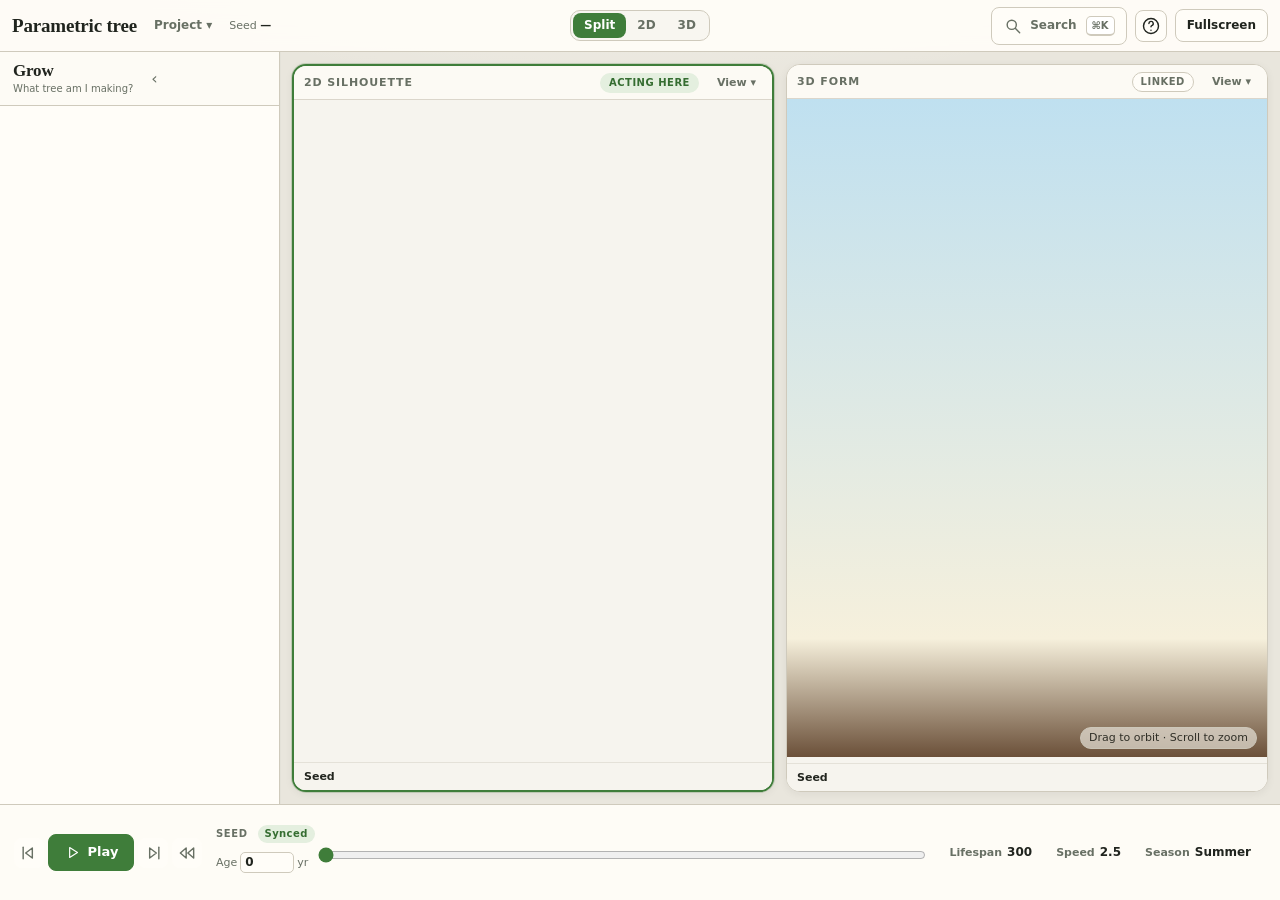
<file: linked.html>
<!doctype html>
<html lang="en">

<head>
    <meta charset="utf-8">
    <meta name="viewport" content="width=device-width, initial-scale=1, viewport-fit=cover">
    <title>Parametric tree — 2D / 3D split studio</title>
    <link rel="icon" href="data:,">
    <link rel="stylesheet" href="linked.css">
    <link rel="stylesheet" href="studio.css">
    <script type="importmap">
        {
            "imports": {
                "three": "https://cdn.jsdelivr.net/npm/three@0.170.0/build/three.module.js",
                "three/addons/": "https://cdn.jsdelivr.net/npm/three@0.170.0/examples/jsm/"
            }
        }
    </script>
</head>

<body class="booting panel-open layout-split mode-grow">
    <a class="skip-link" href="#appSplit">Skip to canvases</a>

    <header class="app-header">
        <div class="header-left">
            <h1 class="wordmark">Parametric tree</h1>
            <div class="project-wrap">
                <button id="projectButton" class="quiet-button project-button" type="button"
                    aria-haspopup="true" aria-expanded="false" aria-controls="projectMenu">
                    Project <span class="chev" aria-hidden="true">▾</span>
                </button>
                <div id="projectMenu" class="menu-popover project-menu" role="menu" hidden>
                    <div id="projectMenuSlot" class="project-slot" data-slot="project-menu"></div>
                    <button id="projectCopy" class="menu-item" type="button" role="menuitem">Copy link</button>
                    <button id="projectPreferences" class="menu-item" type="button" role="menuitem">Preferences…</button>
                    <button id="projectReset" class="menu-item menu-item-danger" type="button" role="menuitem">Reset app state…</button>
                    <a class="menu-item" role="menuitem" href="prototype/2d-prototype.html">Open standalone 2D</a>
                    <a class="menu-item" role="menuitem" href="3d-prototype/3d-prototype.html">Open standalone 3D</a>
                    <button id="projectShortcuts" class="menu-item" type="button" role="menuitem">Keyboard shortcuts</button>
                    <div class="menu-note">Seed <span id="projectSeed">—</span></div>
                </div>
            </div>
            <span class="header-seed" title="Current seed">Seed <b id="headerSeed">—</b></span>
        </div>

        <div class="layout-switch" role="group" aria-label="Layout">
            <button type="button" class="layout-button" data-layout="split" aria-pressed="true">Split</button>
            <button type="button" class="layout-button" data-layout="2d" aria-pressed="false">2D</button>
            <button type="button" class="layout-button" data-layout="3d" aria-pressed="false">3D</button>
        </div>

        <div class="header-actions">
            <button id="searchButton" class="header-button search-button" type="button"
                aria-haspopup="dialog" aria-keyshortcuts="Meta+K Control+K">
                <span class="search-icon" aria-hidden="true">⌕</span>
                <span>Search</span>
                <kbd>⌘K</kbd>
            </button>
            <button id="helpButton" class="icon-button header-icon" type="button"
                aria-label="Help and keyboard shortcuts" aria-keyshortcuts="?">?</button>
            <button id="fullscreen" class="header-button" type="button" aria-pressed="false"
                aria-keyshortcuts="F" title="Expand the acting view (F)">Fullscreen</button>
            <span id="status" class="sr-only" role="status" aria-live="polite">Loading views…</span>
            <span id="activeView" class="sr-only" aria-live="polite">Acting view: 2D</span>
        </div>
    </header>

    <div class="app-body">
        <nav id="modeRail" class="mode-rail" aria-label="Studio modes" role="tablist" aria-orientation="vertical">
            <button class="mode-rail-button" type="button" data-mode="grow" role="tab" aria-keyshortcuts="Alt+1" aria-selected="true"
                aria-controls="controlPanel" tabindex="0"><span class="mode-icon" aria-hidden="true"></span><span>Grow</span></button>
            <button class="mode-rail-button" type="button" data-mode="sculpt" role="tab" aria-keyshortcuts="Alt+2" aria-selected="false"
                aria-controls="controlPanel" tabindex="-1"><span class="mode-icon" aria-hidden="true"></span><span>Sculpt</span></button>
            <button class="mode-rail-button" type="button" data-mode="study" role="tab" aria-keyshortcuts="Alt+3" aria-selected="false"
                aria-controls="controlPanel" tabindex="-1"><span class="mode-icon" aria-hidden="true"></span><span>Study</span></button>
            <button class="mode-rail-button" type="button" data-mode="deliver" role="tab" aria-keyshortcuts="Alt+4" aria-selected="false"
                aria-controls="controlPanel" tabindex="-1"><span class="mode-icon" aria-hidden="true"></span><span>Deliver</span></button>
        </nav>

        <div id="panelBackdrop" class="panel-backdrop" hidden></div>

        <aside id="controlPanel" class="control-panel" aria-labelledby="panelTitle" tabindex="-1">
            <header class="panel-head">
                <div class="panel-heading">
                    <strong id="panelTitle">Grow</strong>
                    <span id="panelQuestion">What tree am I making?</span>
                </div>
                <span id="actingOnChip" class="acting-chip" hidden>Acting on: 2D</span>
                <div class="panel-head-actions">
                    <button id="panelCollapse" class="panel-close" type="button"
                        aria-label="Collapse controls" aria-expanded="true">‹</button>
                </div>
            </header>
            <div class="sheet-handle" aria-hidden="true"><span></span></div>
            <div class="sheet-snap" role="group" aria-label="Panel size">
                <button type="button" data-snap="peek" aria-pressed="false">Peek</button>
                <button type="button" data-snap="half" aria-pressed="true">Half</button>
                <button type="button" data-snap="full" aria-pressed="false">Full</button>
            </div>
            <div id="controlHost" class="control-host"></div>
        </aside>

        <main class="app-split" id="appSplit" tabindex="-1">
            <section class="app-pane active" data-view="2d" aria-label="2D view">
                <header class="pane-head">
                    <span class="pane-title">2D silhouette</span>
                    <div class="pane-chip-group">
                        <button class="pane-link-chip" type="button" data-pane-activate="2d"
                            title="Make the 2D view the acting view">Linked</button>
                        <span class="pane-acting">Acting here</span>
                    </div>
                    <details class="view-menu">
                        <summary>View ▾</summary>
                        <div class="view-menu-body" data-slot="view-2d"></div>
                    </details>
                </header>
                <div id="view2d" class="view-host"></div>
                <div class="pane-scrim" aria-hidden="true">Simulating…</div>
            </section>

            <section class="app-pane" data-view="3d" aria-label="3D view">
                <header class="pane-head">
                    <span class="pane-title">3D form</span>
                    <div class="pane-chip-group">
                        <button class="pane-link-chip" type="button" data-pane-activate="3d"
                            title="Make the 3D view the acting view">Linked</button>
                        <span class="pane-acting">Acting here</span>
                    </div>
                    <details class="view-menu">
                        <summary>View ▾</summary>
                        <div class="view-menu-body" data-slot="view-3d"></div>
                    </details>
                </header>
                <div id="view3d" class="view-host"></div>
                <div class="pane-scrim" aria-hidden="true">Simulating…</div>
            </section>

            <div class="mobile-pane-switch" role="group" aria-label="Visible view">
                <button type="button" data-mobile-pane="2d" aria-pressed="true">2D</button>
                <button type="button" data-mobile-pane="3d" aria-pressed="false">3D</button>
            </div>

            <div class="sculpt-toolbar" id="sculptToolbar" hidden>
                <span id="sculptActingChip" class="acting-chip">Acting on: 2D</span>
                <span class="sculpt-divider" aria-hidden="true"></span>
                <div class="sculpt-toolbar-slot" data-slot="sculpt-toolbar"></div>
                <span id="sculptCutCount" class="toolbar-note">0 cuts</span>
            </div>

            <div class="canvas-hint-strip" id="canvasHintStrip" hidden></div>

            <aside class="anchored-inspector" id="anchoredInspector" hidden aria-label="Selected branch inspector">
                <div class="anchored-leader" aria-hidden="true"></div>
                <header>
                    <strong>Selected branch</strong>
                    <button type="button" id="anchoredClose" class="icon-button" aria-label="Close inspector">×</button>
                </header>
                <div id="anchoredBody" class="anchored-body">Click a branch to inspect it.</div>
                <div class="anchored-actions">
                    <button id="anchoredIsolate" type="button" class="secondary-button">Isolate</button>
                    <button id="anchoredPrune" type="button" class="secondary-button">Prune this</button>
                    <details>
                        <summary>More</summary>
                        <div id="anchoredMore" class="anchored-more"></div>
                    </details>
                </div>
            </aside>

            <div id="recordOverlay" class="record-overlay" hidden aria-hidden="true">
                <div id="recordYear" class="record-year">Year 0</div>
                <div id="recordTitle" class="record-title"></div>
                <div id="recordCaption" class="record-caption"></div>
            </div>
            <div id="recordGuides" class="record-guides" hidden aria-hidden="true">
                <span class="safe-frame"></span>
                <span class="crop crop-tl"></span><span class="crop crop-tr"></span>
                <span class="crop crop-bl"></span><span class="crop crop-br"></span>
            </div>
        </main>

        <section id="studyDrawer" class="study-drawer" aria-label="Study analytics" hidden>
            <div id="studyResize" class="study-resize" role="separator" aria-orientation="horizontal"
                tabindex="0" aria-label="Resize Study drawer. Use the up and down arrow keys."></div>
            <header class="study-drawer-head">
                <div>
                    <strong class="study-title">Study</strong>
                    <span id="studySourceLabel" class="study-source-label">2D</span>
                </div>
                <div id="metricChips" class="metric-chips" role="group" aria-label="Chart metrics"></div>
                <div class="study-actions">
                    <div class="source-toggle" role="group" aria-label="Chart source">
                        <button type="button" data-source="2d">2D</button>
                        <button type="button" data-source="3d">3D</button>
                        <button type="button" data-source="both">Both</button>
                    </div>
                    <button id="studyDataToggle" type="button" class="quiet-button" aria-expanded="false">Data table</button>
                    <button id="studyCollapse" type="button" class="quiet-button">Hide drawer</button>
                </div>
            </header>
            <div class="study-chart-wrap">
                <canvas id="studyChart" tabindex="0" role="slider" aria-label="Growth analytics over time"
                    aria-valuemin="0" aria-valuemax="301" aria-valuenow="0" aria-valuetext="Year 0"></canvas>
            </div>
            <div id="studySparklines" class="study-sparklines"></div>
            <div id="studyDataTable" class="study-data" hidden></div>
            <p class="study-footnote">Leaf light is a final-canopy approximation. Solid line: current run. Dashed: run A.</p>
        </section>
    </div>

    <footer id="transportDock" class="transport-dock" role="region" aria-label="Timeline transport">
        <div id="syncSliver" class="sync-sliver" hidden></div>
        <div class="dock-left">
            <button id="stepBack" class="icon-button dock-step" type="button" aria-label="Step back one year"
                title="Step back one year (Shift = 10)"></button>
            <button id="play" class="transport-primary" type="button" aria-label="Play" aria-keyshortcuts="Space"></button>
            <button id="stepForward" class="icon-button dock-step" type="button" aria-label="Step forward one year"
                title="Step forward one year (Shift = 10)"></button>
            <button id="restart" class="icon-button dock-step" type="button" aria-label="Rewind to year zero"
                title="Rewind to year zero; R restarts and plays"></button>
            <button id="timelineSettings" class="quiet-button" type="button" aria-haspopup="true"
                aria-expanded="false" aria-controls="dockReadouts">Timeline</button>
        </div>
        <div class="dock-scrub">
            <div class="scrub-meta">
                <span id="scrubStage" class="scrub-stage">Seed</span>
                <span id="syncChip" class="sync-chip" role="status" aria-live="polite">Synced</span>
            </div>
            <div class="scrub-row">
                <label class="scrub-age">Age <input id="ageInput" type="number" min="0" max="301" step="0.1" value="0" aria-label="Age in years"> yr</label>
                <div class="scrub-track-wrap">
                    <div id="seasonBand" class="season-band" aria-hidden="true"></div>
                    <input id="time" type="range" min="0" max="301" step="0.1" value="0"
                        aria-label="Age" aria-valuetext="Year 0">
                    <div id="scrubLabels" class="scrub-labels" aria-hidden="true"></div>
                </div>
            </div>
        </div>
        <div class="dock-right" id="dockReadouts">
            <div class="dock-readout">
                <button type="button" class="readout-button" data-popover="lifespanPopover"
                    aria-haspopup="true" aria-expanded="false">Lifespan <b id="lifespanReadout">300</b></button>
                <div id="lifespanPopover" class="popover" hidden><div data-slot="dock-lifespan"></div><p class="popover-note">Changing lifespan clears cuts.</p></div>
            </div>
            <div class="dock-readout">
                <button type="button" class="readout-button" data-popover="speedPopover"
                    aria-haspopup="true" aria-expanded="false">Speed <b id="speedReadout">2.5</b></button>
                <div id="speedPopover" class="popover" hidden><div data-slot="dock-speed"></div></div>
            </div>
            <div class="dock-readout">
                <button type="button" class="readout-button" data-popover="seasonPopover"
                    aria-haspopup="true" aria-expanded="false">Season <b id="seasonReadout">Summer</b></button>
                <div id="seasonPopover" class="popover popover-wide" hidden><div data-slot="dock-season"></div></div>
            </div>
            <div id="dockActions" class="dock-actions" data-slot="dock-actions"></div>
        </div>
    </footer>

    <button id="fullscreenExit" class="fullscreen-exit" type="button" aria-label="Exit fullscreen">Exit fullscreen</button>
    <span id="fullscreenHint" class="fullscreen-hint">Space play/pause · R rewind · H hide UI · Esc exit</span>

    <div id="recordChrome" class="record-chrome" hidden>
        <div id="recordArmedCard" class="record-card">
            <h2>Record stage</h2>
            <p>Start your screen recorder, then press Start take. Hide chrome and guides while the take runs.</p>
            <p class="record-frame-note" id="recordFrameNote">Frame 16:9</p>
            <div class="record-card-actions">
                <button id="recordStart" type="button" class="primary-button">Start take</button>
                <button id="recordExit" type="button" class="quiet-button">Back to studio</button>
            </div>
        </div>
        <div id="recordCountdown" class="record-countdown" hidden aria-live="off"></div>
        <div id="recordComplete" class="record-card record-complete" hidden>
            <h2>Take complete</h2>
            <p>Stop your recorder. This card can be dismissed and trimmed out in editing.</p>
            <div class="record-card-actions">
                <button id="recordReplay" type="button" class="primary-button">Replay</button>
                <button id="recordBack" type="button" class="quiet-button">Back to studio</button>
            </div>
        </div>
        <button id="recordAbort" type="button" class="record-abort quiet-button">Exit record stage (Esc)</button>
    </div>

    <div id="dialogBackdrop" class="dialog-backdrop" hidden></div>
    <div id="palette" class="dialog palette" role="dialog" aria-modal="true" aria-labelledby="paletteTitle" hidden>
        <label id="paletteTitle" class="sr-only" for="paletteInput">Search controls and actions</label>
        <input id="paletteInput" class="palette-input" type="text" role="combobox" aria-expanded="true"
            aria-controls="paletteList" aria-autocomplete="list" placeholder="Search controls and actions…">
        <ul id="paletteList" class="palette-list" role="listbox" aria-label="Search results"></ul>
        <p class="palette-hint">Enter opens the control. Esc closes.</p>
    </div>

    <div id="shortcutsDialog" class="dialog shortcuts-dialog" role="dialog" aria-modal="true"
        aria-labelledby="shortcutsTitle" hidden>
        <header class="dialog-head">
            <h2 id="shortcutsTitle">Keyboard shortcuts</h2>
            <button type="button" class="icon-button" data-close-dialog="shortcutsDialog" aria-label="Close">×</button>
        </header>
        <div class="shortcut-grid">
            <span>Play / pause</span><kbd>Space</kbd>
            <span>Rewind and play</span><kbd>R</kbd>
            <span>Prune / lasso</span><kbd>P</kbd><kbd>L</kbd>
            <span>Isolate selected</span><kbd>I</kbd>
            <span>Undo / redo cut</span><kbd>⌘Z</kbd><kbd>⇧⌘Z</kbd>
            <span>Acting view</span><kbd>1</kbd><kbd>2</kbd>
            <span>Modes</span><kbd>⌥1</kbd><kbd>⌥2</kbd><kbd>⌥3</kbd><kbd>⌥4</kbd>
            <span>Command palette</span><kbd>⌘K</kbd>
            <span>Fullscreen acting view</span><kbd>F</kbd>
            <span>Hide fullscreen UI</span><kbd>H</kbd>
            <span>Exit / close</span><kbd>Esc</kbd>
        </div>
        <p class="dialog-note">On macOS, Option+digit produces a character; the studio matches the physical key.</p>
        <div class="help-explainer">
            <h3>How it works</h3>
            <p>The tree is simulated once as a skeleton of nodes. Time is a render parameter, so scrubbing never re-runs the simulation. Every random choice comes from a hash of the seed, bud, step and channel, so the same settings reproduce the same tree. Cuts are stored as stable <code>budId:birthStep</code> keys; pruning re-simulates light so nearby branches can respond. The 2D silhouette and 3D form share a seed, parameters, cuts and time, but use separate simulation and render engines.</p>
        </div>
    </div>

    <div id="resetDialog" class="dialog reset-dialog" role="dialog" aria-modal="true"
        aria-labelledby="resetTitle" hidden>
        <header class="dialog-head">
            <h2 id="resetTitle">Reset app state?</h2>
            <button type="button" class="icon-button" data-close-dialog="resetDialog" aria-label="Close">×</button>
        </header>
        <p class="dialog-note">This clears both views, cuts, the saved session, mode/layout, Record settings and view options. Onboarding will not replay. This cannot be undone.</p>
        <div class="reset-actions">
            <button id="resetCancel" type="button" class="quiet-button">Cancel</button>
            <button id="resetConfirm" type="button" class="destructive-button">Reset app</button>
        </div>
    </div>

    <div id="tour" class="tour" role="dialog" aria-labelledby="tourTitle" hidden>
        <p id="tourStepLabel" class="tour-step-label">1 of 3</p>
        <h2 id="tourTitle">Two linked views</h2>
        <p id="tourBody">One tree, shown two ways. The 2D silhouette and the 3D form share a seed, parameters, cuts and time.</p>
        <div class="tour-actions">
            <button id="tourSkip" type="button" class="quiet-button">Skip</button>
            <button id="tourBack" type="button" class="secondary-button" hidden>Back</button>
            <button id="tourNext" type="button" class="primary-button">Next</button>
        </div>
    </div>

    <div id="toast" class="toast" role="status" aria-live="polite" hidden></div>

    <script src="shared/params.js"></script>
    <script src="shared/presets.js"></script>
    <script src="shared/grammar.js"></script>
    <script src="shared/environment.js"></script>
    <script src="shared/state.js"></script>
    <script src="shared/zip.js"></script>
    <script type="module" src="linked.js"></script>
</body>

</html>
</file>
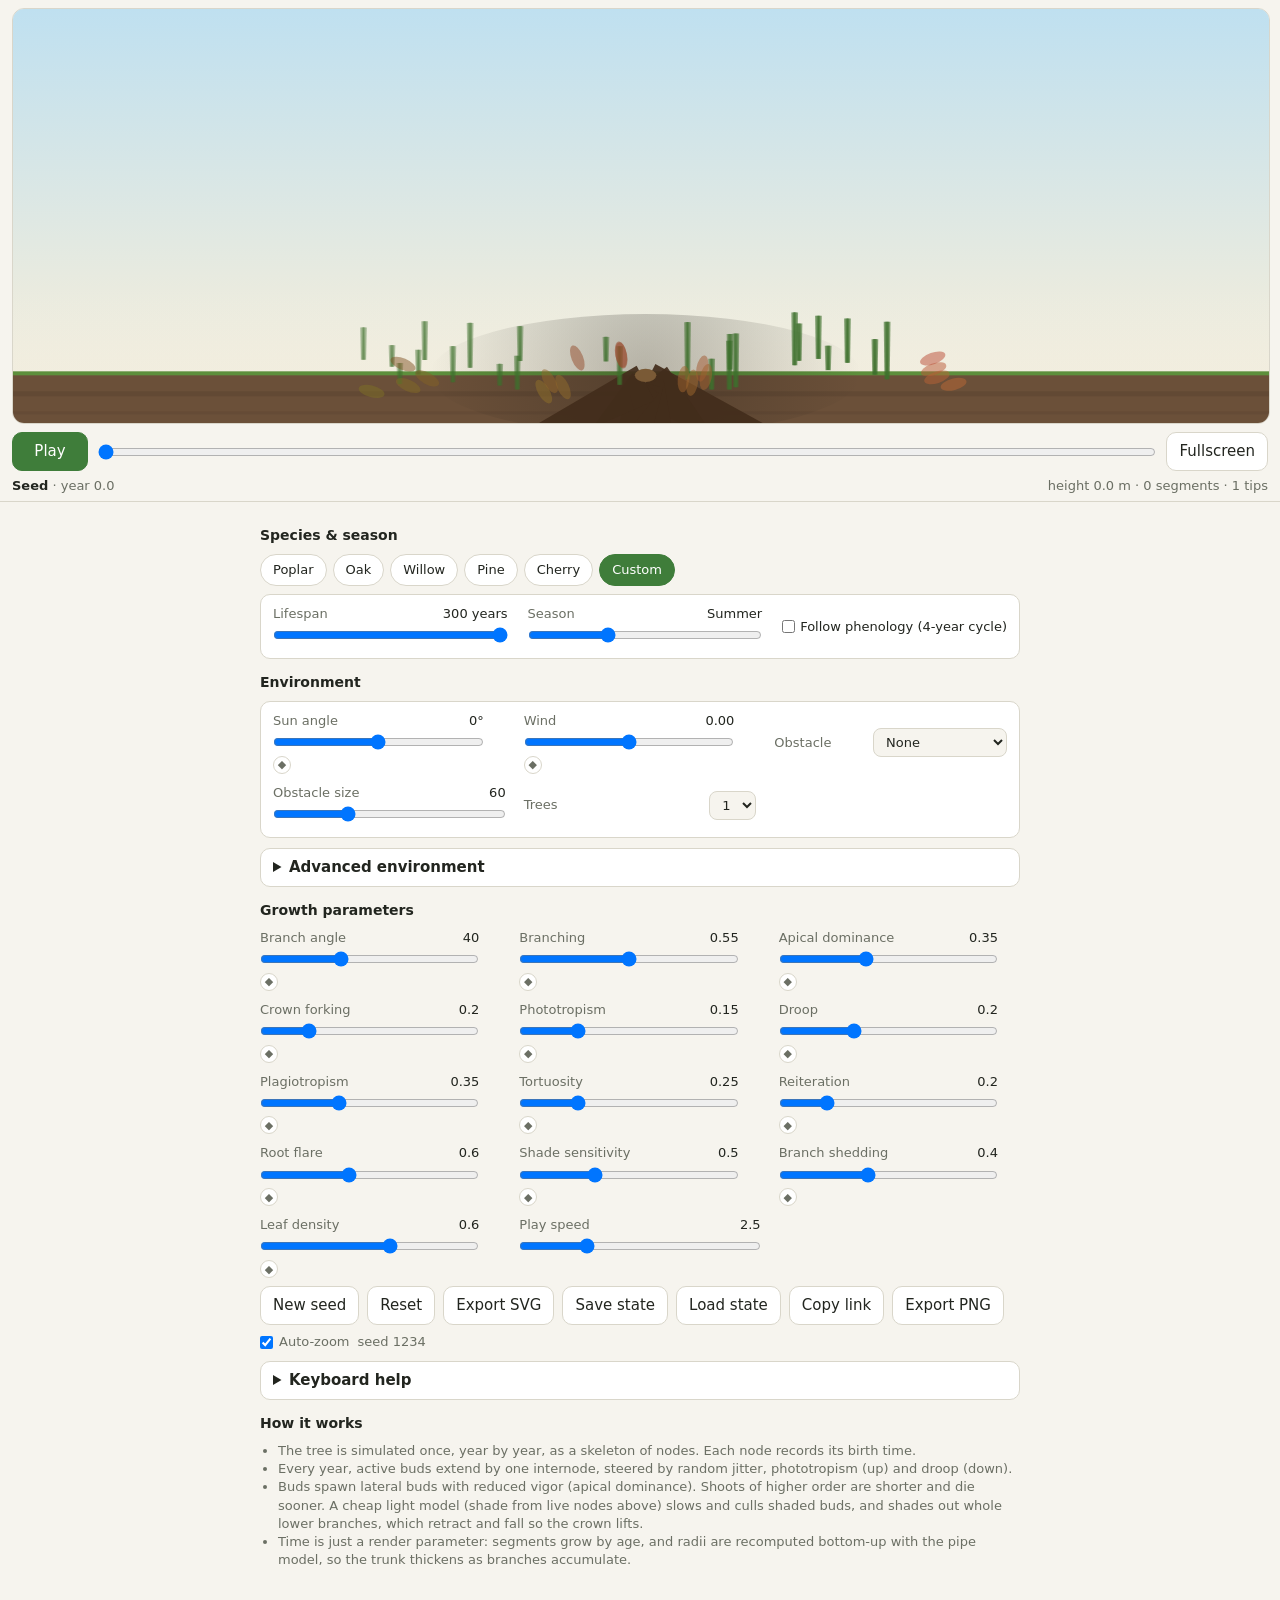
<file: prototype/2d-prototype.html>
<!doctype html>
<html lang="en">

<head>
    <meta charset="utf-8">
    <meta name="viewport" content="width=device-width, initial-scale=1, viewport-fit=cover">
    <title>Parametric tree growth (2D prototype)</title>
    <link rel="icon" href="data:,">
    <link rel="stylesheet" href="styles.css">
</head>

<body>
    <a class="skip-link" href="#controls">Skip to controls</a>
    <div class="top">
        <!-- ? Main Render -->
        <div class="viewport">
            <canvas id="c" role="img" aria-label="2D tree silhouette" aria-describedby="canvasHelp"></canvas> <!-- ! Canvas -->
            <p id="canvasHelp" class="sr-only">Use the age slider to scrub through the tree's growth.</p>
            <div class="legend" id="legend" hidden></div>
        </div>
        <div class="row">
            <!-- ? Time Controls -->
            <button class="p" id="play">Play</button> <!-- ! Play Button -->
            <input type="range" id="time" min="0" max="301" step="0.01" value="0" aria-label="Age"> <!-- ! Time Bar -->
            <button id="fullscreen" class="fullscreen-button" aria-pressed="false" aria-keyshortcuts="F" title="Fullscreen canvas (F)">Fullscreen</button>
        </div>
        <div class="stat">
            <!-- ? Live Stats -->
            <span id="stage">
                <b>Seed</b>
            </span>
            <span id="st1"></span>
        </div>
    </div>
    <div class="wrap" id="controls" tabindex="-1">
        <!-- ? Species & Season Controls -->
        <h2>Species &amp; season</h2>
        <div class="preset-bar" id="presets">
            <!-- ? Species Preset Buttons container -->
        </div>
        <div class="season-bar">
            <label class="season-label">
                Lifespan <span id="lifespanLabel">300 years</span>
                <input type="range" id="lifespan" min="40" max="300" step="5" value="300">
            </label>
            <label class="season-label">
                Season <span id="seasonLabel">Summer</span>
                <input type="range" id="season" min="0" max="1" step="0.01" value="0.33">
            </label>
            <label class="season-auto">
                <input type="checkbox" id="seasonAuto">
                Follow phenology (4-year cycle)
            </label>
        </div>

        <!-- ? Environment Controls -->
        <h2>Environment</h2>
        <div class="env-bar">
            <label class="season-label">
                Sun angle <span id="sunLabel">0°</span>
                <input type="range" id="sunAngle" min="-75" max="75" step="1" value="0">
            </label>
            <label class="season-label">
                Wind <span id="windLabel">0.00</span>
                <input type="range" id="wind" min="-0.5" max="0.5" step="0.01" value="0">
            </label>
            <label class="viz-select">
                Obstacle
                <select id="obstacle">
                    <option value="0">None</option>
                    <option value="1">Wall</option>
                    <option value="2">Boulder</option>
                    <option value="3">Topiary sphere</option>
                    <option value="4">Topiary cone</option>
                    <option value="5">Hedge wall</option>
                    <option value="6">Box / arch</option>
                </select>
            </label>
            <label class="season-label">
                Obstacle size <span id="obstacleLabel">60</span>
                <input type="range" id="obstacleSize" min="20" max="150" step="5" value="60">
            </label>
            <label class="viz-select">
                Trees
                <select id="trees">
                    <option value="1">1</option>
                    <option value="3">3</option>
                    <option value="5">5</option>
                    <option value="7">7</option>
                </select>
            </label>
        </div>

        <details class="advanced-env">
            <summary>Advanced environment</summary>
            <div class="env-bar">
                <label class="season-auto"><input type="checkbox" id="solarModel"> Solar model</label>
                <label class="season-label">Latitude <span id="latitudeLabel">40°</span>
                    <input type="range" id="latitude" min="-60" max="60" step="1" value="40">
                </label>
                <label class="season-label">Day <span id="dayLabel">172</span>
                    <input type="range" id="dayOfYear" min="1" max="365" step="1" value="172">
                </label>
                <label class="season-label">Hour <span id="hourLabel">12.0</span>
                    <input type="range" id="hour" min="0" max="24" step="0.5" value="12">
                </label>
                <label class="viz-select">Sky
                    <select id="skyPreset">
                        <option value="clear">Clear</option>
                        <option value="golden">Golden hour</option>
                        <option value="overcast">Overcast</option>
                        <option value="winter">Winter</option>
                    </select>
                </label>
                <label class="viz-select">Sun samples
                    <select id="sunSamples">
                        <option value="1">1</option>
                        <option value="3" selected>3</option>
                        <option value="5">5</option>
                    </select>
                </label>
                <label class="season-label">Wind direction <span id="windDirLabel">0°</span>
                    <input type="range" id="windDirection" min="0" max="360" step="5" value="0">
                </label>
                <label class="season-label">Gust <span id="gustLabel">0.18</span>
                    <input type="range" id="gustAmp" min="0" max="1" step="0.01" value="0.18">
                </label>
                <label class="viz-select">Species mix
                    <select id="speciesMix">
                        <option value="current">Current preset</option>
                        <option value="auto">Auto mix</option>
                        <option value="oak">Oak</option>
                        <option value="pine">Pine</option>
                        <option value="willow">Willow</option>
                        <option value="cherry">Cherry</option>
                        <option value="poplar">Poplar</option>
                    </select>
                </label>
                <label class="season-label">Spacing <span id="spacingLabel">200</span>
                    <input type="range" id="spacing" min="80" max="360" step="10" value="200">
                </label>
                <label class="season-label">Age mix <span id="ageMixLabel">0.00</span>
                    <input type="range" id="ageMix" min="0" max="1" step="0.01" value="0">
                </label>
                <label class="season-label">Crown shyness <span id="crownShyLabel">0.20</span>
                    <input type="range" id="crownShyness" min="0" max="1" step="0.01" value="0.2">
                </label>
                <label class="season-label">Slope <span id="slopeLabel">0°</span>
                    <input type="range" id="slope" min="0" max="35" step="1" value="0">
                </label>
                <label class="season-label">Aspect <span id="aspectLabel">0°</span>
                    <input type="range" id="aspect" min="0" max="360" step="5" value="0">
                </label>
                <label class="season-label">Soil moisture <span id="soilLabel">0.60</span>
                    <input type="range" id="soilMoisture" min="0" max="1" step="0.01" value="0.6">
                </label>
                <label class="season-label">Exposure <span id="exposureLabel">1.00</span>
                    <input type="range" id="exposure" min="0.5" max="1.5" step="0.05" value="1">
                </label>
                <label class="season-label">Fog <span id="fogLabel">0.0008</span>
                    <input type="range" id="fogDensity" min="0" max="0.003" step="0.0001" value="0.0008">
                </label>
                <label class="season-auto"><input type="checkbox" id="reducedMotion"> Reduce motion</label>
                <label class="viz-select">Quality
                    <select id="quality">
                        <option value="auto">Auto</option>
                        <option value="high">High</option>
                        <option value="medium">Medium</option>
                        <option value="low">Low</option>
                    </select>
                </label>
            </div>
        </details>

        <!-- ? Parameter Controls -->
        <h2>Growth parameters</h2>
        <div class="grid" id="params">
            <!-- ? Growth Parameters container -->
        </div> 
        <div class="row" style="flex-wrap:wrap">
            <!-- ? Seed/Reset Controls -->
            <button id="reseed">New seed</button> <!-- ! Reseed Button -->
            <button id="reset">Reset</button> <!-- ! Reset Button -->
            <button id="exportSvg">Export SVG</button> <!-- ! SVG Export -->
            <button id="saveState">Save state</button>
            <button id="loadState">Load state</button>
            <input type="file" id="loadStateFile" accept="application/json" hidden>
            <button id="shareState">Copy link</button>
            <button id="exportPng">Export PNG</button>
            <label style="display:flex;gap:6px;align-items:center">
                <!-- ? Auto-Zoom Toggle -->
                <input type="checkbox" id="zoom" checked style="width:auto;margin:0">
                Auto-zoom
            </label>
            <span id="seedv" style="color:var(--mut);font-size:13px"></span> <!-- ! Seed Display -->
        </div>

        <details class="advanced-env">
            <summary>Keyboard help</summary>
            <ul>
                <li><b>Space</b> — play / pause</li>
                <li><b>R</b> — restart timeline</li>
                <li><b>H</b> — hide/show UI in fullscreen</li>
                <li><b>F</b> — fullscreen canvas</li>
                <li><b>Esc</b> — exit fullscreen</li>
            </ul>
        </details>

        <h2>How it works</h2>
        <ul>
        <li>The tree is simulated once, year by year, as a skeleton of nodes. Each node records its birth time.</li>
        <li>Every year, active buds extend by one internode, steered by random jitter, phototropism (up) and droop (down).
        </li>
        <li>Buds spawn lateral buds with reduced vigor (apical dominance). Shoots of higher order are shorter and die
            sooner. A cheap light model (shade from live nodes above) slows and culls shaded buds, and shades out whole
            lower branches, which retract and fall so the crown lifts.</li>
        <li>Time is just a render parameter: segments grow by age, and radii are recomputed bottom-up with the pipe model,
            so the trunk thickens as branches accumulate.</li>
        </ul>
    </div>
    <div id="toast" class="toast" role="status" aria-live="polite" hidden></div>
    <button id="fullscreenExit" class="fullscreen-exit" aria-label="Exit fullscreen">Exit fullscreen</button>
    <span id="fullscreenHint" class="fullscreen-hint">Space play/pause · R restart · H hide UI · Esc exit</span>
    <script src="../shared/params.js"></script>
    <script src="../shared/presets.js"></script>
    <script src="../shared/grammar.js"></script>
    <script src="../shared/environment.js"></script>
    <script src="../shared/automation.js"></script>
    <script src="../shared/automation-ui.js"></script>
    <script src="../shared/state.js"></script>
    <script src="../shared/zip.js"></script>
    <script type="module" src="main.js"></script>
</body>

</html>
</file>
<file: linked.css>
/* ==========================================================================
   Parametric tree — studio shell tokens and base primitives
   ========================================================================== */

:root {
    color-scheme: light;
    --shell: #e9e6dd;
    --card: #fffdf8;
    --line: #cfcabc;
    --fg: #20241e;
    --muted: #687064;
    --accent: #3f7d3a;
    --accent-ink: #356d31;
    --accent-soft: #e4efdf;
    --danger: #8f2f22;
    --danger-soft: #f7e9e5;
    --tint-2d: #f4ead8;
    --tint-3d: #e3eef2;
    --shadow: 0 10px 28px rgba(32, 36, 30, 0.10);
    --shadow-soft: 0 2px 8px rgba(32, 36, 30, 0.06);
    --radius-button: 8px;
    --radius-card: 12px;
    --radius-pill: 999px;
    --flyout-w: 280px;
    --dock-h: 96px;
    --header-h: 52px;
    --serif: Georgia, "Times New Roman", serif;
    --ui: system-ui, -apple-system, Segoe UI, Roboto, sans-serif;
    --motion: 140ms;
}

* {
    box-sizing: border-box;
}

[hidden] {
    display: none !important;
}

html,
body {
    height: 100%;
}

body {
    margin: 0;
    display: grid;
    grid-template-rows: var(--header-h) minmax(0, 1fr) var(--dock-h);
    height: 100dvh;
    overflow: hidden;
    background:
        radial-gradient(1200px 500px at 50% -260px, #fffdf8 0%, transparent 70%),
        var(--shell);
    color: var(--fg);
    font: 14px/1.4 var(--ui);
}

button,
input,
select,
textarea {
    font: inherit;
    color: inherit;
}

button {
    cursor: pointer;
}

a {
    color: inherit;
}

img,
svg {
    display: block;
}

.icon {
    width: 20px;
    height: 20px;
    flex: 0 0 auto;
}

.sr-only {
    position: absolute;
    width: 1px;
    height: 1px;
    padding: 0;
    margin: -1px;
    overflow: hidden;
    clip: rect(0, 0, 0, 0);
    white-space: nowrap;
    border: 0;
}

.skip-link {
    position: fixed;
    z-index: 300;
    top: 8px;
    left: 8px;
    padding: 9px 13px;
    border-radius: 9px;
    background: var(--fg);
    color: var(--card);
    font: 600 13px/1.2 var(--ui);
    transform: translateY(-180%);
    transition: transform 120ms ease;
}

.skip-link:focus {
    transform: translateY(0);
}

:where(a, button, input, select, summary, [tabindex]):focus-visible {
    outline: 3px solid var(--accent);
    outline-offset: 2px;
    box-shadow: 0 0 0 2px var(--card);
}

button:disabled,
input:disabled,
select:disabled {
    opacity: 0.52;
    cursor: not-allowed;
}

kbd {
    display: inline-block;
    padding: 1px 5px;
    border: 1px solid var(--line);
    border-bottom-width: 2px;
    border-radius: 5px;
    background: #fff;
    color: var(--muted);
    font: 600 10px/1.5 var(--ui);
    white-space: nowrap;
}

/* ---- Button tiers ------------------------------------------------------- */

.primary-button,
.secondary-button,
.quiet-button,
.destructive-button,
.header-button,
.icon-button,
.readout-button,
.layout-button {
    border-radius: var(--radius-button);
    border: 1px solid var(--line);
    background: var(--card);
    color: var(--fg);
    font: 600 12px/1.2 var(--ui);
    padding: 8px 11px;
    transition: background var(--motion) ease, border-color var(--motion) ease, color var(--motion) ease;
}

.primary-button {
    border-color: var(--accent);
    background: var(--accent);
    color: #fff;
}

.primary-button:hover {
    background: #356d31;
    border-color: #356d31;
}

.secondary-button {
    border-color: color-mix(in srgb, var(--accent) 52%, var(--line));
    background: var(--card);
}

.secondary-button:hover {
    border-color: var(--accent);
    background: var(--accent-soft);
}

.quiet-button {
    border-color: transparent;
    background: transparent;
    color: var(--muted);
}

.quiet-button:hover {
    background: color-mix(in srgb, var(--card) 70%, var(--shell));
    color: var(--fg);
}

.destructive-button {
    border-color: var(--danger);
    color: var(--danger);
    background: var(--card);
}

.destructive-button:hover {
    background: var(--danger-soft);
}

.icon-button {
    display: inline-flex;
    align-items: center;
    justify-content: center;
    width: 32px;
    height: 32px;
    padding: 0;
    font-size: 15px;
}

.icon-button:hover,
.header-button:hover,
.readout-button:hover,
.layout-button:hover {
    border-color: var(--accent);
}

/* ---- Header ------------------------------------------------------------ */

.app-header {
    display: grid;
    grid-template-columns: minmax(0, 1fr) max-content minmax(0, 1fr);
    align-items: center;
    gap: 12px;
    padding: 0 12px;
    border-bottom: 1px solid var(--line);
    background: color-mix(in srgb, var(--card) 92%, transparent);
    backdrop-filter: blur(14px);
    z-index: 40;
}

.header-left,
.header-actions {
    display: flex;
    align-items: center;
    gap: 8px;
    min-width: 0;
}

.header-actions {
    justify-content: flex-end;
}

.wordmark {
    margin: 0;
    font: 600 19px/1 var(--serif);
    letter-spacing: -0.01em;
    white-space: nowrap;
}

.project-wrap {
    position: relative;
}

.project-button {
    padding: 5px 8px;
    font-weight: 600;
}

.header-seed {
    color: var(--muted);
    font-size: 11px;
    font-variant-numeric: tabular-nums;
    white-space: nowrap;
}

.header-seed b {
    color: var(--fg);
}

.menu-popover {
    position: absolute;
    z-index: 120;
    top: calc(100% + 6px);
    left: 0;
    min-width: 230px;
    padding: 6px;
    border: 1px solid var(--line);
    border-radius: 10px;
    background: var(--card);
    box-shadow: var(--shadow);
}

.menu-item {
    display: block;
    width: 100%;
    padding: 8px 10px;
    border: 0;
    border-radius: 6px;
    background: transparent;
    color: var(--fg);
    font: 500 12px/1.2 var(--ui);
    text-align: left;
    text-decoration: none;
    cursor: pointer;
}

.menu-item:hover {
    background: var(--accent-soft);
    color: var(--accent-ink);
}

.menu-item-danger {
    color: var(--danger);
}

.menu-item-danger:hover {
    background: var(--danger-soft);
    color: var(--danger);
}

.menu-note {
    margin-top: 4px;
    padding: 7px 10px;
    border-top: 1px solid var(--line);
    color: var(--muted);
    font-size: 11px;
    font-variant-numeric: tabular-nums;
}

.project-slot {
    display: grid;
    gap: 2px;
}

.project-slot label,
.project-slot button {
    display: block;
    width: 100%;
    padding: 8px 10px;
    border: 0;
    border-radius: 6px;
    background: transparent;
    color: var(--fg);
    font: 500 12px/1.2 var(--ui);
    text-align: left;
}

.project-slot button:hover {
    background: var(--accent-soft);
    color: var(--accent-ink);
}

.layout-switch {
    display: inline-flex;
    padding: 2px;
    border: 1px solid var(--line);
    border-radius: 10px;
    background: color-mix(in srgb, var(--card) 70%, var(--shell));
}

.layout-button {
    border: 0;
    padding: 5px 11px;
    background: transparent;
    color: var(--muted);
}

.layout-button[aria-pressed="true"] {
    background: var(--accent);
    color: #fff;
}

.search-button {
    display: inline-flex;
    align-items: center;
    gap: 7px;
    color: var(--muted);
}

.search-button kbd {
    margin-left: 2px;
}

.search-icon {
    font-size: 16px;
    line-height: 1;
}

.header-icon {
    font-family: var(--serif);
    font-size: 16px;
}

/* ---- App body ---------------------------------------------------------- */

.app-body {
    min-height: 0;
    display: grid;
    grid-template-columns: var(--flyout-w) minmax(0, 1fr);
    grid-template-rows: minmax(0, 1fr) auto;
    position: relative;
}

/* The panel only occupies a grid column at desktop widths. Below 1100px it
   becomes a fixed drawer, so the stage must keep the full-width column even
   while the panel is collapsed. */
@media (min-width: 1101px) {
    body.panel-collapsed .app-body {
        grid-template-columns: 0 minmax(0, 1fr);
    }
}

/* ---- Stage ------------------------------------------------------------- */

.app-split {
    grid-column: 2;
    grid-row: 1;
    min-width: 0;
    min-height: 0;
    display: grid;
    grid-template-columns: minmax(0, 1fr) minmax(0, 1fr);
    gap: 12px;
    padding: 12px;
    position: relative;
}

.app-pane {
    position: relative;
    min-width: 0;
    min-height: 0;
    display: flex;
    flex-direction: column;
    overflow: hidden;
    border: 1px solid var(--line);
    border-radius: 14px;
    background: var(--card);
    box-shadow: var(--shadow-soft);
    transition: border-color var(--motion) ease, box-shadow var(--motion) ease;
}

.app-pane.active {
    border: 2px solid var(--accent);
    box-shadow: 0 0 0 1px color-mix(in srgb, var(--accent) 22%, transparent), var(--shadow-soft);
}

.pane-head {
    flex: 0 0 auto;
    display: flex;
    align-items: center;
    gap: 8px;
    min-height: 34px;
    padding: 6px 10px;
    border-bottom: 1px solid color-mix(in srgb, var(--line) 72%, transparent);
    background: color-mix(in srgb, var(--card) 86%, var(--shell));
}

.pane-title {
    font-size: 11px;
    font-weight: 700;
    letter-spacing: 0.08em;
    text-transform: uppercase;
    color: var(--muted);
    white-space: nowrap;
}

.pane-chip-group {
    display: inline-flex;
    align-items: center;
    gap: 6px;
    margin-left: auto;
}

.pane-link-chip,
.pane-acting {
    display: none;
    border: 1px solid var(--line);
    border-radius: var(--radius-pill);
    padding: 2px 8px;
    background: var(--card);
    color: var(--muted);
    font: 700 10px/1.4 var(--ui);
    letter-spacing: 0.05em;
    text-transform: uppercase;
}

.app-pane:not(.active) .pane-link-chip {
    display: inline-flex;
}

.app-pane.active .pane-acting {
    display: inline-flex;
    border-color: transparent;
    background: var(--accent-soft);
    color: var(--accent-ink);
}

.view-menu {
    position: relative;
    margin-left: 4px;
}

.view-menu > summary {
    list-style: none;
    padding: 3px 6px;
    border-radius: 6px;
    color: var(--muted);
    font-size: 11px;
    font-weight: 600;
    cursor: pointer;
}

.view-menu > summary::-webkit-details-marker {
    display: none;
}

.view-menu > summary:hover {
    background: var(--accent-soft);
    color: var(--accent);
}

.view-menu-body {
    position: absolute;
    z-index: 20;
    right: 0;
    top: calc(100% + 4px);
    min-width: 180px;
    max-height: min(72vh, 620px);
    overflow-y: auto;
    padding: 8px;
    border: 1px solid var(--line);
    border-radius: 10px;
    background: var(--card);
    box-shadow: var(--shadow);
}

.view-menu-body label {
    display: flex;
    align-items: center;
    gap: 7px;
    padding: 4px 2px;
    font-size: 12px;
    white-space: nowrap;
}

.view-menu-body input {
    accent-color: var(--accent);
}

.view-menu-sub {
    margin-top: 6px;
    padding-top: 5px;
    border-top: 1px solid var(--line);
}

.view-menu-sub > summary {
    cursor: pointer;
    font-size: 11px;
    font-weight: 600;
    color: var(--muted);
    list-style: none;
    padding: 3px 2px;
}

.view-menu-sub > summary::-webkit-details-marker {
    display: none;
}

.view-menu-sub > summary:hover {
    color: var(--accent);
}

.camera-menu-body {
    display: grid;
    gap: 5px;
    padding: 3px 2px 2px;
    min-width: 232px;
}

.camera-row {
    display: grid;
    grid-template-columns: 48px repeat(3, minmax(0, 1fr));
    gap: 4px;
    align-items: center;
}

.camera-row span {
    color: var(--muted);
    font-size: 10px;
    font-weight: 600;
    letter-spacing: 0.04em;
    text-transform: uppercase;
}

.camera-row-fov {
    grid-template-columns: 48px minmax(0, 1fr);
}

.camera-row input {
    width: 100%;
    min-width: 0;
    padding: 3px 4px;
    border: 1px solid var(--line);
    border-radius: 5px;
    background: var(--card);
    color: var(--fg);
    font: 11px/1.2 var(--ui);
}

.camera-row input:disabled {
    opacity: 0.55;
}

.camera-check {
    font-size: 11px;
}

.camera-menu-body #camResetCamera {
    justify-self: start;
    margin-top: 2px;
    padding: 4px 7px;
    font-size: 11px;
}

.view-host {
    flex: 1 1 auto;
    min-height: 0;
    overflow: hidden;
    position: relative;
}

.pane-scrim {
    position: absolute;
    inset: 34px 0 0;
    z-index: 5;
    display: none;
    align-items: center;
    justify-content: center;
    background: color-mix(in srgb, var(--card) 62%, transparent);
    color: var(--muted);
    font-weight: 600;
    pointer-events: none;
}

.app-pane.simulating .pane-scrim {
    display: flex;
}

.mobile-pane-switch {
    display: none;
}

/* ---- Dock -------------------------------------------------------------- */

.transport-dock {
    position: relative;
    z-index: 30;
    display: grid;
    grid-template-columns: max-content minmax(180px, 1fr) max-content;
    align-items: center;
    gap: 14px;
    min-height: var(--dock-h);
    padding: 10px 14px;
    border-top: 1px solid var(--line);
    background: color-mix(in srgb, var(--card) 94%, transparent);
    backdrop-filter: blur(14px);
}

.dock-left {
    display: inline-flex;
    align-items: center;
    gap: 4px;
}

.transport-primary {
    display: inline-flex;
    align-items: center;
    gap: 7px;
    min-width: 86px;
    justify-content: center;
    padding: 9px 14px;
    border: 1px solid var(--accent);
    border-radius: var(--radius-button);
    background: var(--accent);
    color: #fff;
    font: 650 13px/1.1 var(--ui);
}

.transport-primary:hover {
    background: #356d31;
}

.transport-primary .icon {
    width: 17px;
    height: 17px;
}

.dock-step {
    width: 30px;
    height: 30px;
    border-color: transparent;
    color: var(--muted);
}

.dock-step:hover {
    background: var(--accent-soft);
    color: var(--accent);
}

.dock-scrub {
    min-width: 0;
    display: grid;
    gap: 2px;
}

.scrub-meta {
    display: flex;
    align-items: center;
    gap: 10px;
    min-height: 16px;
    color: var(--muted);
    font-size: 10px;
    letter-spacing: 0.06em;
    text-transform: uppercase;
}

.scrub-stage {
    font-weight: 700;
}

.sync-chip {
    display: inline-flex;
    align-items: center;
    gap: 5px;
    padding: 2px 7px;
    border-radius: var(--radius-pill);
    background: var(--accent-soft);
    color: var(--accent-ink);
    font-size: 10px;
    font-weight: 700;
    letter-spacing: 0.04em;
    text-transform: none;
}

.sync-chip.simulating {
    background: #f4ead8;
    color: #7a531e;
}

.scrub-row {
    display: grid;
    grid-template-columns: max-content minmax(0, 1fr);
    align-items: center;
    gap: 10px;
}

.scrub-age {
    display: inline-flex;
    align-items: center;
    gap: 3px;
    color: var(--muted);
    font-size: 11px;
    white-space: nowrap;
}

.scrub-age input {
    width: 54px;
    padding: 2px 4px;
    border: 1px solid var(--line);
    border-radius: 5px;
    background: var(--card);
    color: var(--fg);
    font: 600 12px/1.2 var(--ui);
    font-variant-numeric: tabular-nums;
}

.scrub-age b {
    color: var(--fg);
    font-size: 15px;
    font-variant-numeric: tabular-nums;
}

.scrub-track-wrap {
    position: relative;
    padding-top: 2px;
    min-width: 0;
}

.season-band {
    position: absolute;
    left: 7px;
    right: 7px;
    top: 0;
    height: 7px;
    border-radius: 999px;
    opacity: 0.75;
    pointer-events: none;
}

.scrub-track-wrap input[type="range"] {
    position: relative;
    display: block;
    width: 100%;
    margin: 0;
    accent-color: var(--accent);
}

.scrub-labels {
    position: relative;
    height: 20px;
    margin-top: -2px;
    pointer-events: none;
}

.scrub-label {
    position: absolute;
    transform: translateX(-50%);
    color: var(--muted);
    font-size: 9px;
    letter-spacing: 0.04em;
    white-space: nowrap;
}

.scrub-label:first-child {
    transform: translateX(0);
}

.dock-right {
    display: flex;
    align-items: center;
    gap: 6px;
}

.dock-readout {
    position: relative;
}

.readout-button {
    display: inline-flex;
    align-items: baseline;
    gap: 5px;
    padding: 6px 8px;
    border-color: transparent;
    background: transparent;
    color: var(--muted);
    font-size: 11px;
    white-space: nowrap;
}

.readout-button b {
    color: var(--fg);
    font-size: 12px;
    font-variant-numeric: tabular-nums;
}

.popover {
    position: absolute;
    z-index: 100;
    right: 0;
    bottom: calc(100% + 8px);
    min-width: 220px;
    padding: 10px;
    border: 1px solid var(--line);
    border-radius: 10px;
    background: var(--card);
    box-shadow: var(--shadow);
}

.popover-wide {
    min-width: 260px;
}

.popover label {
    display: grid;
    gap: 4px;
    padding: 4px 0;
    color: var(--muted);
    font-size: 11px;
}

.popover input[type="range"] {
    width: 100%;
    accent-color: var(--accent);
}

.popover .season-auto {
    display: flex;
    align-items: center;
    gap: 7px;
}

.popover-note {
    margin: 6px 0 0;
    padding-top: 6px;
    border-top: 1px solid var(--line);
    color: var(--muted);
    font-size: 10px;
}

.dock-actions {
    display: flex;
    align-items: center;
    gap: 4px;
}

#timelineSettings {
    display: none;
}

.dock-actions button {
    padding: 6px 8px;
    border-color: transparent;
    background: transparent;
    color: var(--muted);
    font-size: 11px;
}

.sync-sliver {
    position: absolute;
    top: 0;
    left: 0;
    right: 0;
    height: 2px;
    overflow: hidden;
    background: color-mix(in srgb, var(--accent) 15%, transparent);
}

.sync-sliver::after {
    content: "";
    position: absolute;
    top: 0;
    bottom: 0;
    width: 30%;
    background: var(--accent);
    animation: sliver 1.1s ease-in-out infinite;
}

@keyframes sliver {
    from { transform: translateX(-100%); }
    to { transform: translateX(340%); }
}

/* ---- Fullscreen and record stage -------------------------------------- */

.fullscreen-exit {
    display: none;
    position: fixed;
    z-index: 90;
    top: 12px;
    right: 12px;
    align-items: center;
    border: 1px solid color-mix(in srgb, var(--card) 64%, transparent);
    border-radius: var(--radius-pill);
    padding: 8px 13px;
    background: color-mix(in srgb, var(--fg) 72%, transparent);
    color: #fff;
    font: 600 12px/1 var(--ui);
    cursor: pointer;
    backdrop-filter: blur(10px);
    box-shadow: 0 8px 24px rgba(20, 24, 20, 0.22);
}

.fullscreen-hint {
    display: none;
    position: fixed;
    z-index: 90;
    top: 54px;
    right: 12px;
    padding: 6px 10px;
    border-radius: var(--radius-pill);
    background: color-mix(in srgb, var(--fg) 58%, transparent);
    color: #fff;
    font: 500 11px/1.2 var(--ui);
    pointer-events: none;
    backdrop-filter: blur(8px);
}

body.canvas-fullscreen .app-header,
body.canvas-fullscreen .mode-rail,
body.canvas-fullscreen .control-panel,
body.canvas-fullscreen .study-drawer {
    display: none;
}

body.canvas-fullscreen {
    grid-template-rows: minmax(0, 1fr);
}

body.canvas-fullscreen .app-body {
    display: block;
}

body.canvas-fullscreen .app-split {
    position: absolute;
    inset: 0;
    padding: 0;
    gap: 0;
    grid-template-columns: minmax(0, 1fr);
    grid-template-rows: minmax(0, 1fr);
}

body.canvas-fullscreen .app-pane {
    display: none;
}

body.canvas-fullscreen .app-pane.focused {
    display: flex;
    border: 0;
    border-radius: 0;
    box-shadow: none;
}

body.canvas-fullscreen .pane-head,
body.canvas-fullscreen .sculpt-toolbar,
body.canvas-fullscreen .canvas-hint-strip,
body.canvas-fullscreen .anchored-inspector {
    display: none !important;
}

body.canvas-fullscreen .view-host {
    overflow: hidden;
}

body.canvas-fullscreen .fullscreen-exit {
    display: inline-flex;
}

body.canvas-fullscreen .fullscreen-hint {
    display: block;
}

body.canvas-fullscreen .transport-dock {
    position: fixed;
    left: 50%;
    bottom: 14px;
    transform: translateX(-50%);
    width: min(720px, calc(100vw - 28px));
    min-height: 0;
    grid-template-columns: max-content minmax(140px, 1fr);
    gap: 10px;
    padding: 8px 10px;
    border: 1px solid color-mix(in srgb, var(--fg) 22%, transparent);
    border-radius: var(--radius-pill);
    background: color-mix(in srgb, var(--fg) 80%, transparent);
    color: #fff;
    box-shadow: 0 10px 30px rgba(20, 24, 20, 0.25);
    backdrop-filter: blur(12px);
}

body.canvas-fullscreen .transport-dock .dock-right,
body.canvas-fullscreen .transport-dock .scrub-meta,
body.canvas-fullscreen .transport-dock .scrub-labels,
body.canvas-fullscreen .transport-dock .season-band,
body.canvas-fullscreen .transport-dock .dock-step,
body.canvas-fullscreen .transport-dock #timelineSettings {
    display: none;
}

body.canvas-fullscreen .transport-dock .transport-primary {
    min-width: 0;
    padding: 7px 11px;
    border-color: #fff;
    background: #fff;
    color: var(--fg);
}

body.canvas-fullscreen .transport-dock .dock-step {
    color: #fff;
}

body.canvas-fullscreen .transport-dock .scrub-age {
    color: rgba(255, 255, 255, 0.75);
}

body.canvas-fullscreen .transport-dock .scrub-age b {
    color: #fff;
}

body.canvas-fullscreen .transport-dock .scrub-age input {
    border-color: rgba(255, 255, 255, 0.35);
    background: transparent;
    color: #fff;
}

body.canvas-ui-hidden .fullscreen-exit,
body.canvas-ui-hidden .fullscreen-hint,
body.canvas-ui-hidden .transport-dock {
    display: none !important;
}

/* ---- Toasts and dialogs ----------------------------------------------- */

.toast {
    position: fixed;
    z-index: 260;
    left: 50%;
    bottom: calc(var(--dock-h) + 16px);
    transform: translateX(-50%);
    max-width: min(520px, calc(100vw - 32px));
    padding: 10px 14px;
    border: 1px solid var(--line);
    border-radius: 10px;
    background: var(--fg);
    color: #fff;
    font-size: 12px;
    box-shadow: var(--shadow);
}

.dialog-backdrop {
    position: fixed;
    inset: 0;
    z-index: 200;
    background: rgba(20, 24, 20, 0.38);
    backdrop-filter: blur(3px);
}

.dialog {
    position: fixed;
    z-index: 210;
    left: 50%;
    top: 18vh;
    transform: translateX(-50%);
    width: min(620px, calc(100vw - 32px));
    max-height: min(70vh, 640px);
    overflow: auto;
    padding: 14px;
    border: 1px solid var(--line);
    border-radius: 14px;
    background: var(--card);
    box-shadow: 0 24px 70px rgba(20, 24, 20, 0.28);
}

.dialog-head {
    display: flex;
    align-items: center;
    justify-content: space-between;
    gap: 10px;
    margin-bottom: 8px;
}

.dialog h2 {
    margin: 0;
    font: 600 18px/1.2 var(--serif);
}

.dialog-note,
.palette-hint {
    margin: 10px 0 0;
    color: var(--muted);
    font-size: 11px;
}

.palette {
    top: 14vh;
    padding: 10px;
}

.palette-input {
    width: 100%;
    padding: 11px 12px;
    border: 1px solid var(--line);
    border-radius: 9px;
    background: #fff;
    font-size: 14px;
}

.palette-list {
    margin: 8px 0 0;
    padding: 0;
    list-style: none;
    max-height: 46vh;
    overflow: auto;
}

.palette-item {
    display: grid;
    gap: 2px;
    padding: 9px 10px;
    border-radius: 7px;
    cursor: pointer;
}

.palette-item[aria-selected="true"] {
    background: var(--accent-soft);
}

.palette-item strong {
    font-size: 13px;
}

.palette-item span {
    color: var(--muted);
    font-size: 11px;
}

.shortcut-grid {
    display: grid;
    grid-template-columns: minmax(0, 1fr) max-content max-content;
    gap: 8px 14px;
    align-items: center;
    margin-top: 12px;
    font-size: 13px;
}

.shortcut-grid span {
    color: var(--muted);
}

.help-explainer {
    margin-top: 14px;
    padding-top: 10px;
    border-top: 1px solid var(--line);
}

.help-explainer h3 {
    margin: 0 0 4px;
    font: 600 14px/1.2 var(--serif);
}

.help-explainer p {
    margin: 0;
    color: var(--muted);
    font-size: 12px;
    line-height: 1.5;
}

.tour {
    position: fixed;
    z-index: 250;
    left: 50%;
    bottom: calc(var(--dock-h) + 22px);
    transform: translateX(-50%);
    width: min(440px, calc(100vw - 28px));
    padding: 16px;
    border: 1px solid var(--line);
    border-radius: 14px;
    background: var(--card);
    box-shadow: 0 20px 60px rgba(20, 24, 20, 0.24);
}

.tour-step-label {
    margin: 0 0 4px;
    color: var(--accent);
    font-size: 10px;
    font-weight: 700;
    letter-spacing: 0.08em;
    text-transform: uppercase;
}

.tour h2 {
    margin: 0 0 8px;
    font: 600 20px/1.2 var(--serif);
}

.tour p {
    margin: 0 0 12px;
    color: var(--muted);
    font-size: 13px;
}

.tour-actions {
    display: flex;
    justify-content: flex-end;
    gap: 8px;
}

.reset-actions {
    display: flex;
    justify-content: flex-end;
    gap: 8px;
    margin-top: 14px;
}

/* ---- Utility ----------------------------------------------------------- */

.booting .transport-dock,
.booting .app-split,
.booting .control-panel {
    opacity: 0.6;
    pointer-events: none;
}

body.record-stage .app-header,
body.record-stage .mode-rail,
body.record-stage .control-panel,
body.record-stage .study-drawer,
body.record-stage .transport-dock,
body.record-stage .fullscreen-exit,
body.record-stage .fullscreen-hint {
    display: none !important;
}

body.record-stage {
    display: flex;
    align-items: center;
    justify-content: center;
    background: #1d201c;
}

body.record-stage .app-body {
    display: contents;
}

body.record-stage .app-split {
    width: min(100vw, calc((100vh - 0px) * var(--record-aspect, 1.7778)));
    height: min(100vh, calc(100vw / var(--record-aspect, 1.7778)));
    padding: 0;
    gap: 0;
    background: #20241e;
    box-shadow: 0 0 0 1px rgba(255, 255, 255, 0.12);
}

body.record-stage .app-pane {
    border: 0;
    border-radius: 0;
    box-shadow: none;
}

body.record-stage .pane-head,
body.record-stage .sculpt-toolbar,
body.record-stage .canvas-hint-strip,
body.record-stage .anchored-inspector,
body.record-stage .mobile-pane-switch {
    display: none !important;
}

body.record-stage .stat,
body.record-stage .hint,
body.record-stage .legend,
body.record-stage .perf-hud {
    display: none !important;
}

body.record-stage .pane-head {
    display: none;
}

body.record-stage .transport-dock {
    display: none;
}

body.record-controls-hidden .record-chrome {
    opacity: 0;
    pointer-events: none;
}

@media (prefers-reduced-motion: reduce) {
    *,
    *::before,
    *::after {
        scroll-behavior: auto !important;
        transition-duration: 0.01ms !important;
        animation-duration: 0.01ms !important;
        animation-iteration-count: 1 !important;
    }
}
</file>
<file: studio.css>
/* ==========================================================================
   Studio components: rail, flyout, stage tools, Study drawer, Record stage
   ========================================================================== */

/* ---- Mode rail --------------------------------------------------------- */

.mode-rail {
    grid-column: 1;
    grid-row: 1 / -1;
    display: flex;
    flex-direction: column;
    align-items: stretch;
    gap: 4px;
    padding: 8px 6px;
    border-right: 1px solid var(--line);
    background: color-mix(in srgb, var(--card) 62%, var(--shell));
    z-index: 20;
}

.mode-rail-button {
    display: grid;
    justify-items: center;
    gap: 3px;
    padding: 9px 2px 8px;
    border: 1px solid transparent;
    border-radius: 10px;
    background: transparent;
    color: var(--muted);
    font: 600 10px/1.1 var(--ui);
    letter-spacing: 0.02em;
}

.mode-rail-button .icon {
    width: 22px;
    height: 22px;
}

.mode-rail-button:hover {
    background: color-mix(in srgb, var(--card) 80%, var(--shell));
    color: var(--fg);
}

.mode-rail-button[aria-selected="true"] {
    border-color: color-mix(in srgb, var(--accent) 34%, var(--line));
    background: var(--accent-soft);
    color: var(--accent-ink);
}

/* ---- Flyout panel ------------------------------------------------------ */

.control-panel {
    grid-column: 1;
    grid-row: 1 / -1;
    min-width: 0;
    min-height: 0;
    display: flex;
    flex-direction: column;
    border-right: 1px solid var(--line);
    background: var(--card);
    box-shadow: 1px 0 0 rgba(32, 36, 30, 0.02);
    transition: transform var(--motion) ease, opacity var(--motion) ease;
    z-index: 25;
}

body.panel-collapsed .control-panel {
    display: none;
}

.panel-head {
    flex: 0 0 auto;
    display: flex;
    align-items: center;
    gap: 8px;
    padding: 10px 10px 9px 13px;
    border-bottom: 1px solid var(--line);
    background: color-mix(in srgb, var(--card) 90%, var(--shell));
    position: sticky;
    top: 0;
    z-index: 3;
}

.panel-heading {
    display: grid;
    gap: 1px;
    min-width: 0;
}

.panel-heading strong {
    font: 600 17px/1.1 var(--serif);
    letter-spacing: -0.01em;
}

.panel-heading span {
    color: var(--muted);
    font-size: 10px;
    white-space: nowrap;
    overflow: hidden;
    text-overflow: ellipsis;
}

.acting-chip {
    display: inline-flex;
    align-items: center;
    gap: 4px;
    margin-left: auto;
    padding: 3px 8px;
    border: 1px solid color-mix(in srgb, var(--accent) 32%, var(--line));
    border-radius: var(--radius-pill);
    background: var(--accent-soft);
    color: var(--accent-ink);
    font: 700 9px/1.4 var(--ui);
    letter-spacing: 0.05em;
    text-transform: uppercase;
    white-space: nowrap;
}

.panel-head-actions {
    display: flex;
    gap: 3px;
}

.panel-close {
    width: 26px;
    height: 26px;
    border: 1px solid transparent;
    border-radius: 7px;
    background: transparent;
    color: var(--muted);
    font: 16px/1 var(--ui);
}

.panel-close:hover {
    border-color: var(--line);
    color: var(--fg);
}
.control-host {
    flex: 1 1 auto;
    min-height: 0;
    display: block;
    overflow: hidden;
}

.sheet-handle,
.sheet-snap {
    display: none;
}

/* ---- Stage tools ------------------------------------------------------- */

.sculpt-toolbar {
    position: absolute;
    z-index: 6;
    top: 46px;
    left: 50%;
    transform: translateX(-50%);
    display: flex;
    align-items: center;
    gap: 7px;
    max-width: calc(100% - 36px);
    padding: 5px 7px;
    border: 1px solid var(--line);
    border-radius: var(--radius-pill);
    background: color-mix(in srgb, var(--card) 94%, transparent);
    box-shadow: var(--shadow);
    backdrop-filter: blur(10px);
    white-space: nowrap;
}

.sculpt-toolbar .acting-chip {
    margin-left: 0;
}

.sculpt-divider {
    width: 1px;
    height: 18px;
    background: var(--line);
}

.sculpt-toolbar-slot {
    display: flex;
    align-items: center;
    gap: 4px;
}

.toolbar-tool,
.toolbar-select {
    padding: 5px 9px;
    border: 1px solid var(--line);
    border-radius: var(--radius-pill);
    background: var(--card);
    color: var(--fg);
    font: 600 11px/1.2 var(--ui);
}

.toolbar-tool:hover,
.toolbar-select:hover {
    border-color: var(--accent);
}

.toolbar-tool.active {
    border-color: var(--accent);
    background: var(--accent);
    color: #fff;
}

.toolbar-tool:disabled {
    opacity: 0.5;
}

.toolbar-note {
    color: var(--muted);
    font-size: 10px;
    font-variant-numeric: tabular-nums;
    padding: 0 4px;
}

.canvas-hint-strip {
    position: absolute;
    z-index: 6;
    left: 22px;
    bottom: 22px;
    max-width: calc(100% - 44px);
    padding: 5px 10px;
    border-radius: var(--radius-pill);
    background: color-mix(in srgb, var(--fg) 78%, transparent);
    color: #fff;
    font-size: 11px;
    pointer-events: none;
    backdrop-filter: blur(8px);
}

.anchored-inspector {
    position: absolute;
    z-index: 8;
    width: min(280px, calc(100% - 28px));
    padding: 10px;
    border: 1px solid var(--line);
    border-radius: 11px;
    background: var(--card);
    box-shadow: var(--shadow);
    font-size: 11px;
}

.anchored-inspector header {
    display: flex;
    align-items: center;
    gap: 8px;
    margin-bottom: 6px;
}

.anchored-leader {
    position: absolute;
    left: -18px;
    top: 22px;
    width: 18px;
    height: 1px;
    background: var(--line);
}

.anchored-leader::before {
    content: "";
    position: absolute;
    left: 0;
    top: -2px;
    width: 5px;
    height: 5px;
    border: 1px solid var(--accent);
    border-radius: 50%;
    background: var(--card);
}

.anchored-inspector header strong {
    font-size: 11px;
    letter-spacing: 0.04em;
    text-transform: uppercase;
    color: var(--muted);
}

.anchored-inspector header .icon-button {
    margin-left: auto;
    width: 24px;
    height: 24px;
}

.anchored-body .inspect-title {
    margin-bottom: 5px;
    font-weight: 700;
    font-size: 12px;
}

.anchored-body .inspect-grid,
.anchored-more .inspect-grid {
    display: grid;
    grid-template-columns: 1fr auto;
    gap: 2px 8px;
    font-size: 11px;
}

.anchored-body .inspect-grid span,
.anchored-more .inspect-grid span {
    color: var(--muted);
}

.anchored-actions {
    display: flex;
    flex-wrap: wrap;
    gap: 5px;
    margin-top: 8px;
}

.anchored-actions .secondary-button,
.anchored-actions summary {
    padding: 5px 8px;
    border-radius: 7px;
    font-size: 10px;
}

.anchored-actions details {
    flex: 1 1 100%;
}

.anchored-actions summary {
    cursor: pointer;
    color: var(--muted);
}

/* ---- Study drawer ------------------------------------------------------ */

.study-drawer {
    grid-column: 3;
    grid-row: 2;
    position: relative;
    min-height: 160px;
    max-height: 480px;
    display: grid;
    grid-template-rows: auto minmax(90px, 1fr) auto auto;
    gap: 6px;
    padding: 6px 14px 8px;
    border-top: 1px solid var(--line);
    background: var(--card);
    box-shadow: 0 -8px 24px rgba(32, 36, 30, 0.05);
    z-index: 15;
}

.study-drawer[hidden] {
    display: none;
}

.study-resize {
    position: absolute;
    top: -4px;
    left: 0;
    right: 0;
    height: 8px;
    cursor: ns-resize;
}

.study-resize::after {
    content: "";
    position: absolute;
    left: 50%;
    top: 2px;
    width: 46px;
    height: 3px;
    margin-left: -23px;
    border-radius: 999px;
    background: var(--line);
}

.study-drawer-head {
    display: flex;
    flex-wrap: wrap;
    align-items: center;
    gap: 8px 12px;
    min-width: 0;
}

.study-title {
    font: 600 15px/1.1 var(--serif);
    margin-right: 6px;
}

.study-source-label {
    padding: 2px 7px;
    border-radius: var(--radius-pill);
    background: var(--accent-soft);
    color: var(--accent-ink);
    font: 700 9px/1.5 var(--ui);
    letter-spacing: 0.05em;
    text-transform: uppercase;
}

.metric-chips {
    display: flex;
    flex-wrap: wrap;
    gap: 4px;
    min-width: 0;
}

.metric-chip {
    padding: 4px 8px;
    border: 1px solid var(--line);
    border-radius: var(--radius-pill);
    background: var(--card);
    color: var(--muted);
    font: 600 10px/1.4 var(--ui);
}

.metric-chip[aria-pressed="true"] {
    border-color: var(--accent);
    background: var(--accent-soft);
    color: var(--accent-ink);
}

.study-actions {
    display: flex;
    align-items: center;
    gap: 4px;
    margin-left: auto;
}

.study-actions .quiet-button {
    padding: 5px 7px;
    font-size: 10px;
}

.source-toggle {
    display: inline-flex;
    padding: 2px;
    border: 1px solid var(--line);
    border-radius: 8px;
}

.source-toggle button {
    padding: 3px 7px;
    border: 0;
    border-radius: 5px;
    background: transparent;
    color: var(--muted);
    font: 600 10px/1.4 var(--ui);
}

.source-toggle button[aria-pressed="true"] {
    background: var(--accent);
    color: #fff;
}

.study-chart-wrap {
    min-height: 70px;
    position: relative;
}

#studyChart {
    width: 100%;
    height: 100%;
    min-height: 70px;
    display: block;
    border-radius: 8px;
    background: color-mix(in srgb, var(--card) 80%, var(--shell));
    cursor: crosshair;
}

.study-sparklines {
    display: grid;
    grid-template-columns: repeat(auto-fit, minmax(150px, 1fr));
    gap: 6px;
    min-height: 0;
}

.sparkline-card {
    min-width: 0;
    padding: 3px 5px 2px;
    border: 1px solid var(--line);
    border-radius: 8px;
    background: var(--card);
}

.sparkline-card canvas {
    display: block;
    width: 100%;
    height: 28px;
}

.sparkline-card span {
    display: block;
    color: var(--muted);
    font-size: 9px;
}

.study-data {
    max-height: 130px;
    overflow: auto;
    border: 1px solid var(--line);
    border-radius: 8px;
    font-size: 10px;
}

.study-data table {
    border-collapse: collapse;
    width: 100%;
}

.study-data th,
.study-data td {
    padding: 3px 7px;
    border-bottom: 1px solid var(--line);
    text-align: right;
    font-variant-numeric: tabular-nums;
}

.study-data th:first-child,
.study-data td:first-child {
    text-align: left;
}

.study-footnote {
    margin: 0;
    color: var(--muted);
    font-size: 9px;
}

/* ---- Record chrome ---------------------------------------------------- */

.record-chrome {
    position: fixed;
    inset: 0;
    z-index: 240;
    pointer-events: none;
}

.record-card {
    position: absolute;
    left: 50%;
    top: 50%;
    transform: translate(-50%, -50%);
    width: min(420px, calc(100vw - 32px));
    padding: 16px;
    border: 1px solid rgba(255, 255, 255, 0.22);
    border-radius: 14px;
    background: #fffdf8;
    box-shadow: 0 24px 70px rgba(0, 0, 0, 0.35);
    pointer-events: auto;
}

.record-card h2 {
    margin: 0 0 6px;
    font: 600 20px/1.2 Georgia, serif;
}

.record-card p {
    margin: 0 0 12px;
    color: #687064;
    font-size: 12px;
}

.record-frame-note {
    font-variant-numeric: tabular-nums;
}

.record-card-actions {
    display: flex;
    gap: 8px;
}

.record-countdown {
    position: absolute;
    left: 50%;
    top: 50%;
    transform: translate(-50%, -50%);
    color: #fffdf8;
    font: 700 clamp(72px, 18vw, 180px)/1 Georgia, serif;
    text-shadow: 0 8px 30px rgba(0, 0, 0, 0.45);
    pointer-events: none;
}

.record-abort {
    position: absolute;
    right: 18px;
    bottom: 18px;
    pointer-events: auto;
    color: rgba(255, 255, 255, 0.7);
}

.record-abort:hover {
    background: rgba(255, 255, 255, 0.1);
    color: #fff;
}

.record-overlay {
    position: absolute;
    inset: 0;
    z-index: 7;
    display: grid;
    align-content: end;
    gap: 4px;
    padding: 26px;
    pointer-events: none;
    color: #fffdf8;
    text-shadow: 0 2px 12px rgba(0, 0, 0, 0.55);
}

.record-overlay.pos-bottom-right {
    justify-items: end;
    text-align: right;
}

.record-overlay.pos-top-left {
    align-content: start;
}

.record-overlay.pos-top-right {
    align-content: start;
    justify-items: end;
    text-align: right;
}

.record-year {
    font: 700 15px/1 var(--ui);
    letter-spacing: 0.08em;
    text-transform: uppercase;
}

.record-title {
    font: 600 30px/1.05 var(--serif);
}

.record-caption {
    font: 400 14px/1.3 var(--serif);
    opacity: 0.9;
}

.record-overlay.size-small .record-title { font-size: 22px; }
.record-overlay.size-large .record-title { font-size: 42px; }

.record-guides {
    position: absolute;
    inset: 0;
    z-index: 6;
    pointer-events: none;
}

.safe-frame {
    position: absolute;
    inset: 5%;
    border: 1px dashed rgba(255, 255, 255, 0.4);
}

.crop {
    position: absolute;
    width: 24px;
    height: 24px;
    border: 0 solid rgba(255, 255, 255, 0.65);
}

.crop-tl { left: 3%; top: 3%; border-left-width: 2px; border-top-width: 2px; }
.crop-tr { right: 3%; top: 3%; border-right-width: 2px; border-top-width: 2px; }
.crop-bl { left: 3%; bottom: 3%; border-left-width: 2px; border-bottom-width: 2px; }
.crop-br { right: 3%; bottom: 3%; border-right-width: 2px; border-bottom-width: 2px; }

/* ---- Layout focus modes ------------------------------------------------ */

body.layout-2d .app-split {
    grid-template-columns: minmax(0, 1fr);
}

body.layout-2d .app-pane[data-view="3d"],
body.layout-3d .app-pane[data-view="2d"] {
    display: none;
}

body.layout-3d .app-split {
    grid-template-columns: minmax(0, 1fr);
}

/* ---- Responsive -------------------------------------------------------- */

@media (min-width: 1440px) {
    :root {
        --flyout-w: 320px;
    }
}

@media (max-width: 1100px) {
    .app-body {
        grid-template-columns: minmax(0, 1fr);
    }

    .app-split {
        grid-column: 1;
    }

    .control-panel {
        position: fixed;
        top: var(--header-h);
        right: 0;
        bottom: var(--dock-h);
        z-index: 35;
        width: min(92vw, 380px);
        border-left: 1px solid var(--line);
        box-shadow: -18px 0 48px rgba(34, 40, 30, 0.2);
        transform: translateX(102%);
        display: flex;
    }

    body.panel-open .control-panel {
        transform: translateX(0);
    }

    body.panel-collapsed .control-panel {
        display: flex;
        transform: translateX(102%);
    }

    .panel-backdrop {
        display: none;
        position: fixed;
        inset: var(--header-h) 0 var(--dock-h);
        z-index: 30;
        background: rgba(20, 24, 20, 0.38);
        backdrop-filter: blur(2px);
    }

    body.panel-modal .panel-backdrop {
        display: block;
    }

    .panel-head {
        padding-top: 10px;
    }

    .app-header {
        grid-template-columns: minmax(0, 1fr) max-content max-content;
    }

    .header-seed,
    .search-button span:not(.search-icon) {
        display: none;
    }

    .search-button kbd {
        display: none;
    }
}

@media (max-width: 800px) {
    :root {
        --dock-h: 84px;
        --header-h: 48px;
    }

    body {
        grid-template-rows: var(--header-h) minmax(0, 1fr) var(--dock-h);
    }

    .app-header {
        grid-template-columns: minmax(0, 1fr) max-content;
        gap: 6px;
        padding: 0 8px;
    }

    .wordmark {
        font-size: 16px;
    }

    .header-seed,
    #fullscreen {
        display: none;
    }

    .layout-switch {
        display: none;
    }

    .app-body {
        display: block;
        min-height: 0;
        position: relative;
    }

    .app-split {
        position: absolute;
        inset: 0;
        grid-column: 1;
        padding: 8px 8px 56px;
        grid-template-columns: minmax(0, 1fr);
    }

    body.mobile-pane-2d .app-pane[data-view="3d"],
    body.mobile-pane-3d .app-pane[data-view="2d"] {
        display: none;
    }

    .mobile-pane-switch {
        position: absolute;
        z-index: 10;
        top: 14px;
        left: 50%;
        transform: translateX(-50%);
        display: inline-flex;
        padding: 2px;
        border: 1px solid var(--line);
        border-radius: 999px;
        background: color-mix(in srgb, var(--card) 92%, transparent);
        box-shadow: var(--shadow-soft);
    }

    .pane-chip-group {
        display: none;
    }

    .view-menu {
        display: none;
    }

    .mobile-pane-switch button {
        padding: 4px 10px;
        border: 0;
        border-radius: 999px;
        background: transparent;
        color: var(--muted);
        font: 600 11px/1.3 var(--ui);
    }

    .mobile-pane-switch button[aria-pressed="true"] {
        background: var(--accent);
        color: #fff;
    }

    .study-drawer {
        position: fixed;
        left: 0;
        right: 0;
        bottom: calc(var(--dock-h) + 52px);
        z-index: 34;
        max-height: 46vh;
        border-radius: 14px 14px 0 0;
        box-shadow: 0 -16px 40px rgba(20, 24, 20, 0.18);
    }

    .transport-dock {
        position: fixed;
        left: 0;
        right: 0;
        bottom: 0;
        z-index: 40;
        grid-template-columns: max-content minmax(0, 1fr);
        gap: 8px;
        padding: 8px 10px;
        min-height: var(--dock-h);
    }

    .dock-right {
        display: none;
    }

    #timelineSettings {
        display: inline-flex;
        align-items: center;
        padding: 6px 8px;
        font-size: 10px;
    }

    body.timeline-open .dock-right {
        display: flex;
        position: fixed;
        left: 8px;
        right: 8px;
        bottom: calc(var(--dock-h) + 4px);
        z-index: 45;
        justify-content: space-around;
        padding: 8px;
        border: 1px solid var(--line);
        border-radius: 12px;
        background: var(--card);
        box-shadow: var(--shadow);
    }

    body.timeline-open .dock-right .readout-button {
        color: var(--fg);
        font-size: 12px;
    }

    .dock-step {
        width: 34px;
    }

    .transport-primary {
        min-width: 62px;
        padding: 8px 10px;
    }

    .transport-primary span {
        display: none;
    }

    .control-panel {
        position: fixed;
        left: 0;
        right: 0;
        top: auto;
        bottom: calc(var(--dock-h) + 52px);
        width: auto;
        height: 46vh;
        border: 1px solid var(--line);
        border-radius: 16px 16px 0 0;
        box-shadow: 0 -18px 46px rgba(20, 24, 20, 0.24);
        transform: translateY(calc(100% + 4px));
        transition: transform var(--motion) ease;
        display: flex;
    }

    body.panel-open .control-panel {
        transform: translateY(0);
    }

    body.panel-collapsed .control-panel {
        display: flex;
        transform: translateY(calc(100% + 4px));
    }

    body.sheet-peek .control-panel {
        transform: translateY(calc(100% + 4px));
    }

    body.sheet-half .control-panel {
        transform: translateY(0);
    }

    body.sheet-full .control-panel {
        top: var(--header-h);
        bottom: calc(var(--dock-h) + 52px);
        height: auto;
        transform: translateY(0);
    }

    .sheet-handle {
        display: grid;
        justify-items: center;
        padding: 5px 0 2px;
        flex: 0 0 auto;
    }

    .sheet-handle span {
        width: 40px;
        height: 4px;
        border-radius: 999px;
        background: var(--line);
    }

    .sheet-snap {
        display: flex;
        justify-content: center;
        gap: 4px;
        padding: 2px 8px 6px;
        flex: 0 0 auto;
    }

    .sheet-snap button {
        padding: 4px 10px;
        border: 1px solid var(--line);
        border-radius: 999px;
        background: var(--card);
        color: var(--muted);
        font: 600 10px/1.3 var(--ui);
    }

    .sheet-snap button[aria-pressed="true"] {
        border-color: var(--accent);
        background: var(--accent-soft);
        color: var(--accent);
    }

    .panel-head {
        flex: 0 0 auto;
    }

    .panel-heading span {
        display: none;
    }

    .panel-backdrop {
        inset: var(--header-h) 0 var(--dock-h);
    }

    .sculpt-toolbar {
        top: 52px;
        max-width: calc(100% - 20px);
        overflow-x: auto;
    }

    .canvas-hint-strip {
        left: 14px;
        bottom: 70px;
    }

    .anchored-inspector {
        position: fixed;
        left: 10px;
        right: 10px;
        bottom: calc(var(--dock-h) + 52px);
        width: auto;
    }

    .toast {
        bottom: calc(var(--dock-h) + 52px);
    }

    .tour {
        bottom: calc(var(--dock-h) + 60px);
    }

    body.canvas-fullscreen {
        grid-template-rows: 1fr;
    }

    body.canvas-fullscreen .transport-dock {
        display: grid;
        bottom: 8px;
        width: calc(100vw - 16px);
    }
}

@media (pointer: coarse) {
    .mode-rail-button,
    .header-button,
    .icon-button,
    .primary-button,
    .secondary-button,
    .quiet-button,
    .readout-button,
    .layout-button,
    .metric-chip,
    .sheet-snap button {
        min-height: 44px;
    }

    .dock-step {
        min-width: 44px;
        min-height: 44px;
    }
}

@media (forced-colors: active) {
    .app-pane.active {
        outline: 2px solid Highlight;
    }

    .scope-chip,
    .acting-chip,
    .sync-chip {
        border: 1px solid CanvasText;
    }
}

/* ---- Light-DOM control wrappers (dock, project menu, pane view menus) ---- */

.popover .ctl-row,
.project-slot .ctl-row,
.view-menu-body .ctl-row {
    display: grid;
    gap: 3px;
    padding: 2px 0;
    font-size: 11px;
}

.popover .ctl-head,
.project-slot .ctl-head,
.view-menu-body .ctl-head {
    display: flex;
    align-items: center;
    flex-wrap: wrap;
    gap: 5px;
    min-width: 0;
    color: var(--fg);
}

.popover .ctl-name,
.project-slot .ctl-name,
.view-menu-body .ctl-name {
    font-size: 11px;
}

.popover .ctl-value,
.project-slot .ctl-value,
.view-menu-body .ctl-value {
    margin-left: auto;
    color: var(--muted);
    font-size: 10px;
    font-variant-numeric: tabular-nums;
}

.popover .ctl-row input[type="range"] {
    width: 100%;
    accent-color: var(--accent);
    -webkit-appearance: none;
    appearance: none;
    height: 16px;
    background: transparent;
}

.popover .ctl-row input[type="range"]::-webkit-slider-runnable-track {
    height: 4px;
    border-radius: 999px;
    background: color-mix(in srgb, var(--accent) 22%, var(--line));
}

.popover .ctl-row input[type="range"]::-webkit-slider-thumb {
    -webkit-appearance: none;
    width: 14px;
    height: 14px;
    margin-top: -5px;
    border-radius: 50%;
    border: 2px solid var(--card);
    background: var(--accent);
}

.popover .ctl-row input[type="range"]::-moz-range-track {
    height: 4px;
    border-radius: 999px;
    background: color-mix(in srgb, var(--accent) 22%, var(--line));
}

.popover .ctl-row input[type="range"]::-moz-range-thumb {
    width: 12px;
    height: 12px;
    border-radius: 50%;
    border: 2px solid var(--card);
    background: var(--accent);
}

.popover .ctl-check,
.project-slot .ctl-check,
.view-menu-body .ctl-check {
    display: flex;
    align-items: center;
    gap: 6px;
    font-size: 11px;
}

.popover .ctl-row input[type="checkbox"],
.project-slot .ctl-row input[type="checkbox"],
.view-menu-body .ctl-row input[type="checkbox"] {
    width: 14px;
    height: 14px;
    margin: 0;
    accent-color: var(--accent);
}

.popover .scope-chip,
.project-slot .scope-chip,
.view-menu-body .scope-chip {
    display: inline-flex;
    align-items: center;
    padding: 1px 5px;
    border: 1px solid var(--line);
    border-radius: 999px;
    background: var(--card);
    color: var(--muted);
    font: 700 8px/1.5 var(--ui);
    letter-spacing: 0.04em;
    text-transform: uppercase;
    white-space: nowrap;
}

.popover .help-button,
.project-slot .help-button,
.view-menu-body .help-button {
    width: 16px;
    height: 16px;
    padding: 0;
    border: 1px solid var(--line);
    border-radius: 50%;
    background: var(--card);
    color: var(--muted);
    font: 700 9px/1 var(--ui);
}

.popover .help-pop,
.project-slot .help-pop,
.view-menu-body .help-pop {
    position: absolute;
    z-index: 140;
    left: 0;
    right: 0;
    top: calc(100% + 4px);
    padding: 8px;
    border: 1px solid var(--line);
    border-radius: 8px;
    background: var(--card);
    color: var(--fg);
    font-size: 11px;
    box-shadow: var(--shadow);
}

.project-slot .ctl-action {
    display: flex;
    flex-wrap: wrap;
    align-items: center;
    gap: 5px;
}

.project-slot .ctl-action button {
    flex: 1 1 auto;
}

.project-slot .ctl-action .help-button {
    flex: 0 0 auto;
    width: 16px;
    height: 16px;
    padding: 0;
}

.dock-actions .ctl-action {
    display: inline-flex;
    align-items: center;
    gap: 4px;
}

.dock-actions .ctl-action button {
    border: 0;
    background: transparent;
    padding: 6px 8px;
    font-size: 11px;
    color: var(--muted);
    text-align: left;
}

.dock-actions .ctl-action .scope-chip,
.dock-actions .ctl-action .help-button {
    display: none;
}

body.record-running .app-split,
body.record-running .app-split * {
    pointer-events: none;
}

body.record-running.record-hide-cursor .app-split,
body.record-running.record-hide-cursor .app-split * {
    cursor: none;
}

body.record-paused .app-split::after {
    content: "Paused";
    position: absolute;
    left: 50%;
    top: 16px;
    transform: translateX(-50%);
    padding: 4px 10px;
    border-radius: 999px;
    background: rgba(20, 24, 20, 0.62);
    color: #fff;
    font: 600 11px/1.3 var(--ui);
    z-index: 9;
}
</file>
<file: prototype/styles.css>
:root {
      --bg: #f6f4ee;
      --fg: #22251f;
      --mut: #6b6f64;
      --card: #fff;
      --line: #d9d6ca;
      --acc: #3f7d3a;
      --sky1: #bfe0f0;
      --sky2: #f6f0dc;
      --soil: #6b5039;
      --grass: #5d8f3c;
      box-sizing: border-box;
      padding-top: env(safe-area-inset-top, 0px);
      padding-bottom: env(safe-area-inset-bottom, 0px)
    }

    :root[data-theme="dark"] {
      --bg: #171a16;
      --fg: #e8eadf;
      --mut: #9aa08f;
      --card: #20241e;
      --line: #34392f;
      --acc: #7fc46f;
      --sky1: #14233a;
      --sky2: #2d3a3a;
      --soil: #3a2c20;
      --grass: #3d6a2a
    }

    html {
      scroll-padding-top: env(safe-area-inset-top, 0px)
    }

    body {
      margin: 0;
      background: var(--bg);
      color: var(--fg);
      font: 15px/1.4 system-ui, -apple-system, Segoe UI, Roboto, sans-serif
    }

    body::before {
      content: "";
      position: fixed;
      inset: 0 0 auto;
      height: env(safe-area-inset-top, 0px);
      background: var(--bg);
      z-index: 10
    }

    .top {
      position: sticky;
      top: env(safe-area-inset-top, 0px);
      background: var(--bg);
      z-index: 5;
      padding: 8px 12px 6px;
      border-bottom: 1px solid var(--line)
    }

    .viewport {
      position: relative
    }

    canvas {
      width: 100%;
      height: min(46vh, 480px);
      display: block;
      border-radius: 12px;
      border: 1px solid var(--line)
    }

    #analytics {
      height: 140px;
      border-radius: 8px;
      margin-top: 6px;
      background: var(--card)
    }

    button.active {
      background: var(--acc);
      border-color: var(--acc);
      color: #fff
    }

    .legend {
      position: absolute;
      left: 10px;
      bottom: 8px;
      display: flex;
      flex-wrap: wrap;
      gap: 6px 10px;
      max-width: calc(100% - 20px);
      font-size: 11px;
      color: var(--fg);
      background: color-mix(in srgb, var(--bg) 80%, transparent);
      backdrop-filter: blur(5px);
      padding: 4px 9px;
      border-radius: 8px;
      border: 1px solid var(--line);
      pointer-events: none
    }

    .legend[hidden] {
      display: none
    }

    .legend-item {
      display: inline-flex;
      align-items: center;
      gap: 4px
    }

    .swatch {
      width: 9px;
      height: 9px;
      border-radius: 50%;
      display: inline-block
    }

    .viz-bar {
      display: flex;
      flex-direction: column;
      gap: 8px;
      padding: 10px 12px;
      background: var(--card);
      border: 1px solid var(--line);
      border-radius: 10px
    }

    .preset-bar {
      display: flex;
      flex-wrap: wrap;
      gap: 6px;
      margin-bottom: 8px
    }

    .preset-bar button {
      padding: 6px 12px;
      border-radius: 999px;
      font-size: 13px;
      background: var(--card)
    }

    .preset-bar button.active {
      background: var(--acc);
      border-color: var(--acc);
      color: #fff
    }

    .season-bar {
      display: flex;
      flex-wrap: wrap;
      align-items: center;
      gap: 10px 20px;
      padding: 10px 12px;
      background: var(--card);
      border: 1px solid var(--line);
      border-radius: 10px
    }

    .env-bar {
      display: grid;
      grid-template-columns: repeat(auto-fit, minmax(210px, 1fr));
      gap: 10px 18px;
      padding: 10px 12px;
      background: var(--card);
      border: 1px solid var(--line);
      border-radius: 10px
    }

    .env-bar .season-label {
      flex: none
    }

    .season-label {
      flex: 1 1 220px;
      color: var(--mut)
    }

    .season-label span {
      float: right;
      color: var(--fg)
    }

    .season-auto {
      display: inline-flex;
      align-items: center;
      gap: 5px;
      cursor: pointer;
      color: var(--fg)
    }

    .season-auto input[type=checkbox] {
      width: auto;
      margin: 0
    }

    .viz-select {
      display: flex;
      align-items: center;
      justify-content: space-between;
      gap: 10px
    }

    .viz-select select {
      background: var(--bg);
      color: var(--fg);
      border: 1px solid var(--line);
      border-radius: 8px;
      padding: 5px 8px;
      font: inherit
    }

    .viz-checks {
      display: flex;
      flex-wrap: wrap;
      gap: 6px 14px
    }

    .viz-checks label {
      display: inline-flex;
      align-items: center;
      gap: 5px;
      cursor: pointer;
      color: var(--fg)
    }

    .viz-checks input[type=checkbox] {
      width: auto;
      margin: 0
    }

    .row {
      display: flex;
      gap: 8px;
      align-items: center;
      margin-top: 8px
    }

    .row input[type=range] {
      flex: 1
    }

    button {
      background: var(--card);
      color: var(--fg);
      border: 1px solid var(--line);
      border-radius: 10px;
      padding: 8px 12px;
      font: inherit;
      cursor: pointer
    }

    button.p {
      background: var(--acc);
      color: #fff;
      border-color: var(--acc);
      min-width: 76px
    }

    .stat {
      display: flex;
      justify-content: space-between;
      font-size: 13px;
      color: var(--mut);
      margin-top: 6px;
      gap: 8px
    }

    .stat b {
      color: var(--fg)
    }

    .wrap {
      padding: 10px 12px 28px;
      max-width: 760px;
      margin: 0 auto
    }

    .grid {
      display: grid;
      grid-template-columns: repeat(auto-fit, minmax(220px, 1fr));
      gap: 10px 18px
    }

    label {
      display: block;
      font-size: 13px;
      color: var(--mut)
    }

    label span {
      float: right;
      color: var(--fg)
    }

    label input {
      width: 100%;
      margin: 4px 0 0
    }
    label.has-auto {
      position: relative;
      padding-right: 22px;
    }

    h2 {
      font-size: 14px;
      margin: 14px 0 8px
    }

    p,
    li {
      color: var(--mut);
      font-size: 13px
    }

    ul {
      padding-left: 18px;
      margin: 6px 0
    }
/* Node inspector */
.inspector {
  background: var(--card);
  border: 1px solid var(--line);
  border-radius: 10px;
  padding: 10px 12px;
  color: var(--mut);
  font-size: 13px;
  min-height: 42px;
}

.inspect-title {
  color: var(--fg);
  font-weight: 600;
  margin-bottom: 6px;
}

.inspect-grid {
  display: grid;
  grid-template-columns: max-content 1fr;
  gap: 2px 14px;
}

.inspect-grid b {
  color: var(--fg);
  font-weight: 500;
}

/* Advanced environment */
.advanced-env {
  background: var(--card);
  border: 1px solid var(--line);
  border-radius: 10px;
  padding: 8px 12px;
  margin: 10px 0;
}

.advanced-env > summary {
  cursor: pointer;
  color: var(--fg);
  font-weight: 600;
}

.advanced-env .env-bar {
  margin-top: 10px;
}

/* Fullscreen canvas mode */
.fullscreen-exit {
  display: none;
  position: fixed;
  z-index: 100;
  top: max(12px, env(safe-area-inset-top, 0px));
  right: max(12px, env(safe-area-inset-right, 0px));
  align-items: center;
  gap: 6px;
  border: 1px solid color-mix(in srgb, var(--card) 64%, transparent);
  border-radius: 999px;
  padding: 8px 13px;
  background: color-mix(in srgb, var(--fg) 72%, transparent);
  color: #fff;
  font: 600 12px/1 system-ui, -apple-system, Segoe UI, Roboto, sans-serif;
  cursor: pointer;
  backdrop-filter: blur(10px);
  box-shadow: 0 8px 24px rgba(20, 24, 20, 0.22);
}

.fullscreen-exit:hover {
  background: color-mix(in srgb, var(--fg) 86%, transparent);
}

body.canvas-fullscreen {
  overflow: hidden;
}

body.canvas-fullscreen .top {
  position: fixed;
  inset: 0;
  display: flex;
  flex-direction: column;
  padding: 0;
  border: 0;
  background: var(--bg);
}

body.canvas-fullscreen .viewport {
  flex: 1 1 auto;
  min-height: 0;
}

body.canvas-fullscreen .row,
body.canvas-fullscreen .stat,
body.canvas-fullscreen #analytics,
body.canvas-fullscreen .wrap {
  display: none !important;
}

body.canvas-fullscreen canvas#c {
  width: 100%;
  height: 100%;
  border: 0;
  border-radius: 0;
}

body.canvas-fullscreen .fullscreen-exit {
  display: inline-flex;
}

.fullscreen-hint {
  display: none;
  position: fixed;
  z-index: 100;
  top: calc(max(12px, env(safe-area-inset-top, 0px)) + 42px);
  right: max(12px, env(safe-area-inset-right, 0px));
  padding: 6px 10px;
  border-radius: 999px;
  background: color-mix(in srgb, var(--fg) 58%, transparent);
  color: #fff;
  font: 500 11px/1.2 system-ui, -apple-system, Segoe UI, Roboto, sans-serif;
  pointer-events: none;
  backdrop-filter: blur(8px);
}

body.canvas-fullscreen .fullscreen-hint {
  display: block;
}

body.canvas-ui-hidden .fullscreen-exit,
body.canvas-ui-hidden .fullscreen-hint,
body.canvas-ui-hidden .legend,
body.canvas-ui-hidden .hint,
body.canvas-ui-hidden #perfHud {
  display: none !important;
}

.skip-link {
  position: fixed;
  z-index: 300;
  top: max(8px, env(safe-area-inset-top, 0px));
  left: 8px;
  padding: 9px 13px;
  border-radius: 9px;
  background: var(--fg);
  color: var(--bg);
  font: 600 13px/1.2 system-ui, -apple-system, Segoe UI, Roboto, sans-serif;
  transform: translateY(-160%);
  transition: transform 120ms ease;
}

.skip-link:focus {
  transform: translateY(0);
}

:where(a, button, input, select, summary, [tabindex]):focus-visible {
  outline: 3px solid var(--acc);
  outline-offset: 2px;
  box-shadow: 0 0 0 2px var(--bg);
}

.sr-only {
  position: absolute;
  width: 1px;
  height: 1px;
  padding: 0;
  margin: -1px;
  overflow: hidden;
  clip: rect(0, 0, 0, 0);
  white-space: nowrap;
  border: 0;
}

@media (pointer: coarse) {
  button,
  select {
    min-height: 44px;
  }

  .fullscreen-exit {
    min-height: 44px;
  }
}

@media (prefers-reduced-motion: reduce) {
  *,
  *::before,
  *::after {
    scroll-behavior: auto !important;
    transition-duration: 0.01ms !important;
    animation-duration: 0.01ms !important;
    animation-iteration-count: 1 !important;
  }
}

.toast {
  position: fixed;
  z-index: 120;
  left: 50%;
  bottom: max(18px, env(safe-area-inset-bottom, 0px));
  transform: translateX(-50%);
  max-width: min(92vw, 520px);
  padding: 9px 13px;
  border-radius: 10px;
  background: color-mix(in srgb, var(--fg) 88%, transparent);
  color: var(--bg);
  font: 500 12px/1.35 system-ui, -apple-system, Segoe UI, Roboto, sans-serif;
  text-align: center;
  box-shadow: 0 8px 24px rgba(20, 24, 20, 0.22);
}

.analytics-baseline-label {
  color: var(--mut);
  font-size: 11px;
  align-self: center;
}

.analytics-summary {
  margin: 6px 0 0;
  color: var(--mut);
  font-size: 11px;
  line-height: 1.35;
}

.viz-select input[type="number"] {
  width: 72px;
  padding: 4px 6px;
  border: 1px solid var(--line);
  border-radius: 7px;
  background: var(--bg);
  color: var(--fg);
  font: inherit;
  font-size: 12px;
}
</file>
